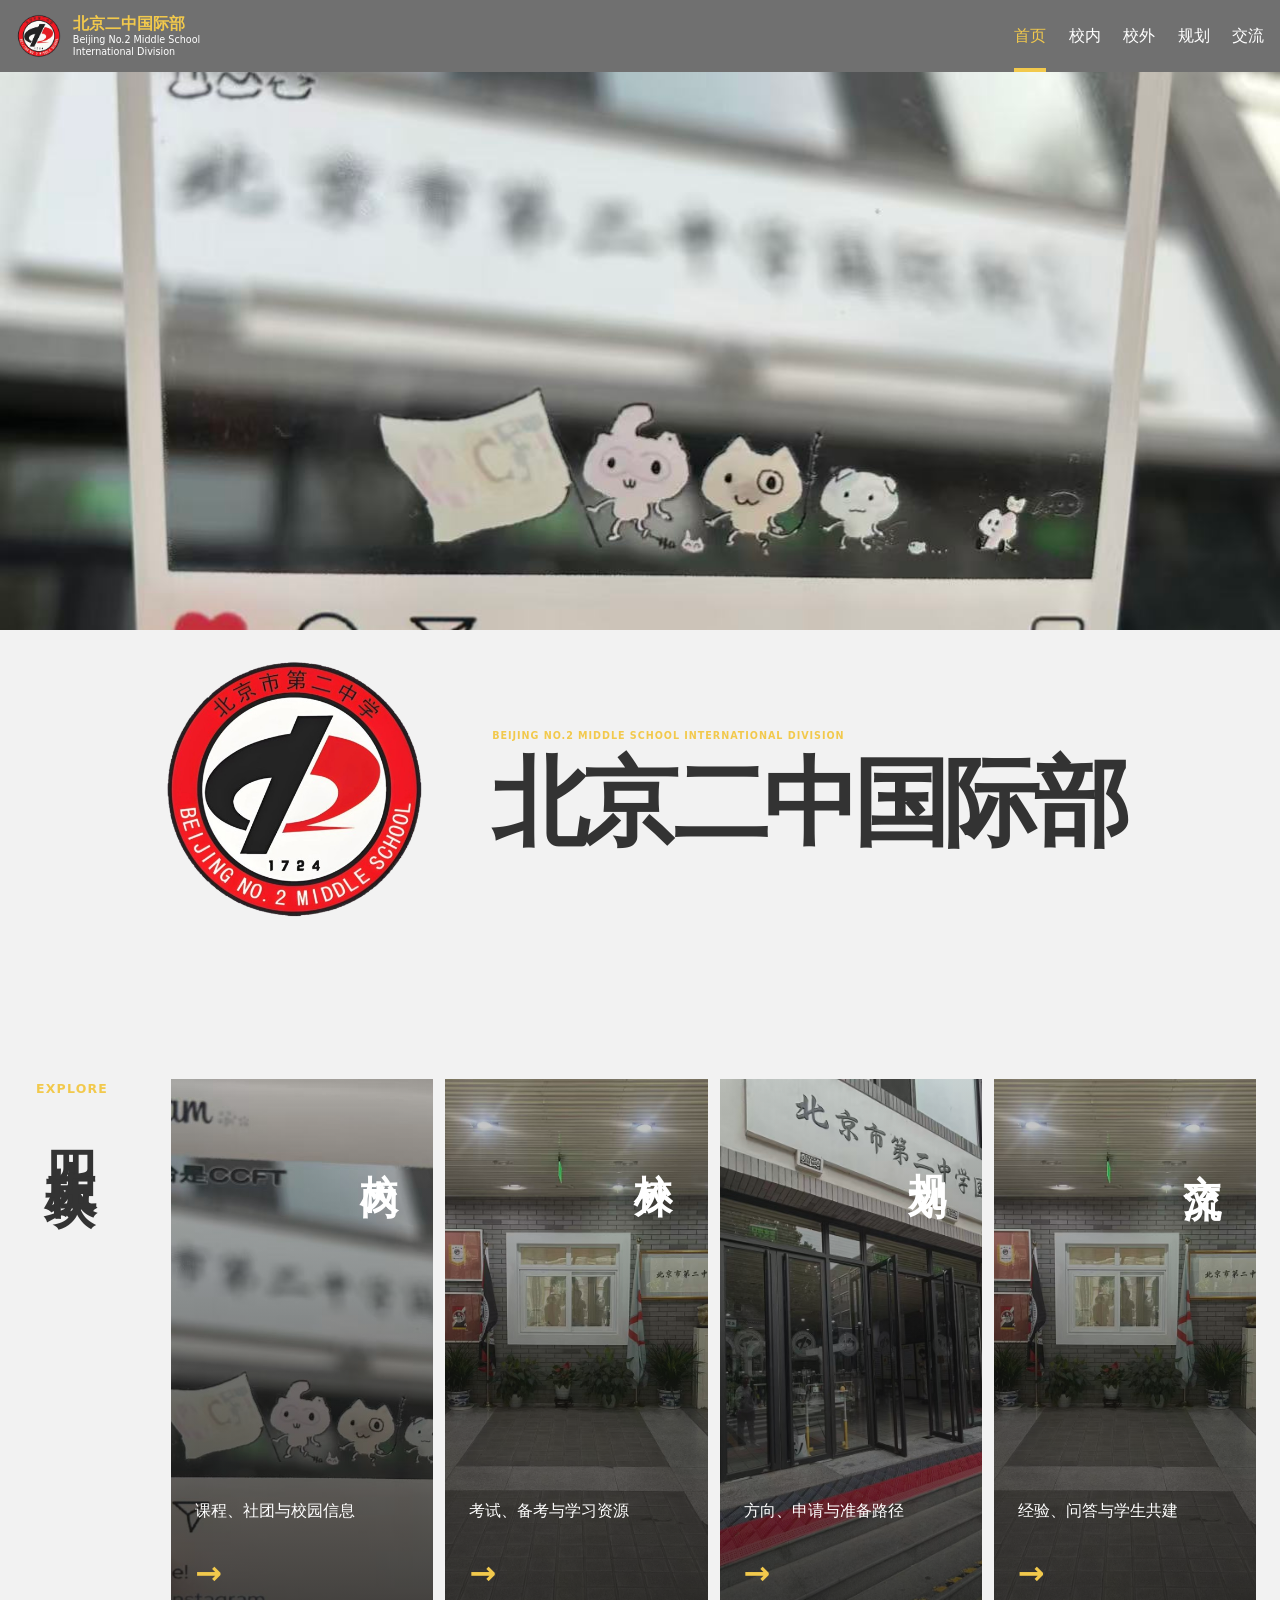
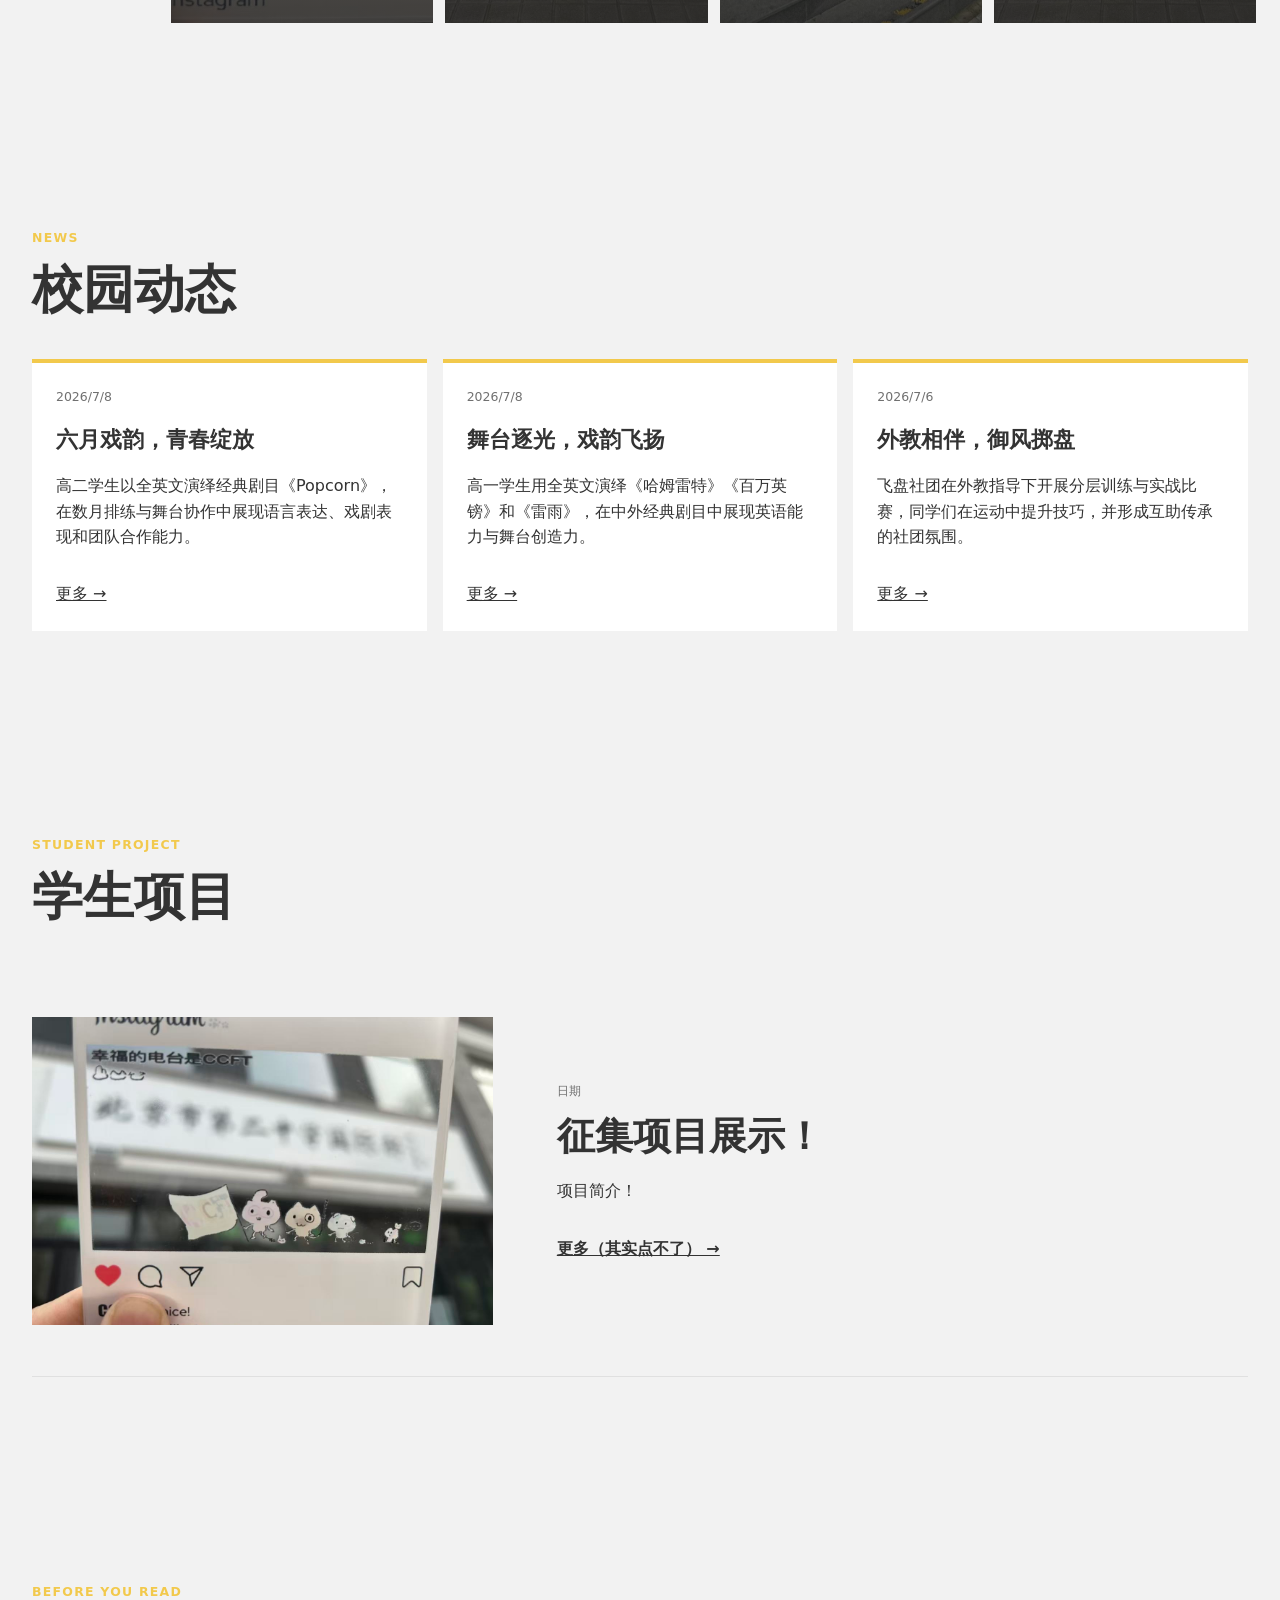
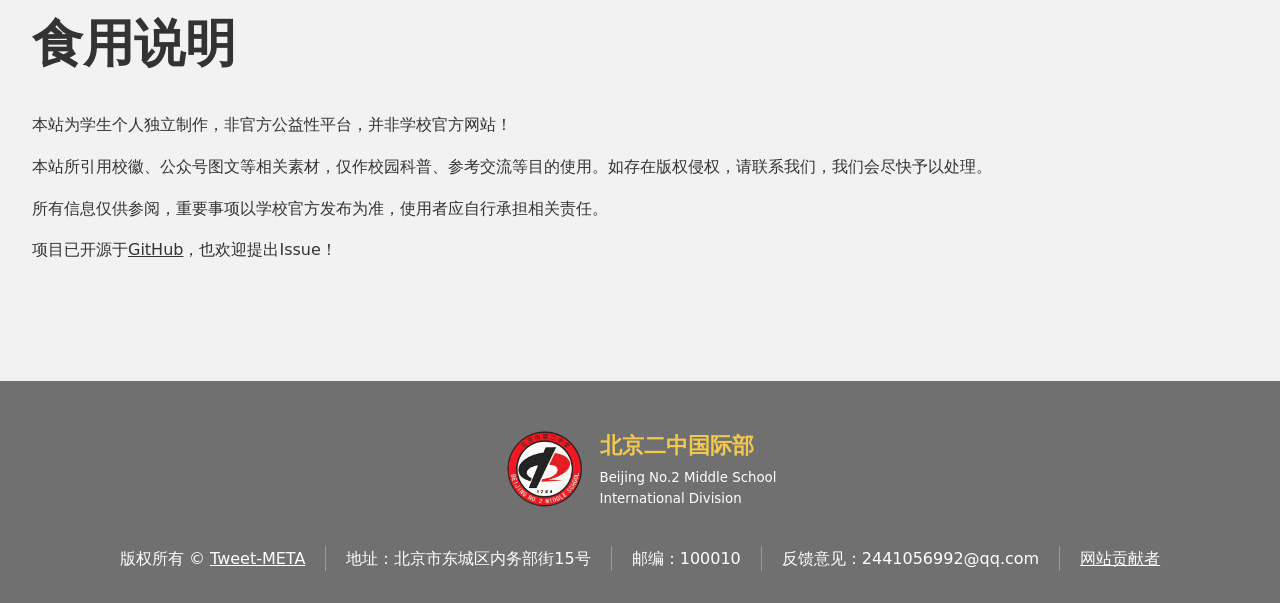
<file: index.html>
<!doctype html>
<html lang="zh-CN">

<head>
  <meta charset="utf-8">
  <meta name="viewport" content="width=device-width, initial-scale=1">
  <meta name="description" content="北京二中国际部">
  <title>北京二中国际部</title>
  <link rel="stylesheet" href="assets/css/base.css">
  <link rel="stylesheet" href="assets/css/home.css">
</head>

<body>
  <header class="site-head">
    <div class="site-bar">
      <a class="site-brand" href="index.html" aria-label="返回首页">
        <img src="assets/img/badge.png" alt="北京二中校徽">
        <span>
          北京二中国际部<small>Beijing No.2 Middle School<br>International Division</small>
        </span>
      </a>

      <nav class="links" aria-label="主导航">
        <a class="is-on" href="index.html">首页</a>
        <a href="School/index.html">校内</a>
        <a href="OffCampus/index.html">校外</a>
        <a href="Planning/index.html">规划</a>
        <a href="Community/index.html">交流</a>
      </nav>

      <details class="menu">
        <summary>☰</summary>
        <nav class="menu-list" aria-label="移动端导航">
          <a href="index.html">首页</a>
          <a href="School/index.html">校内</a>
          <a href="OffCampus/index.html">校外</a>
          <a href="Planning/index.html">规划</a>
          <a href="Community/index.html">交流</a>
        </nav>
      </details>
    </div>
  </header>

  <main style="padding: 0;">
    <section class="hero" aria-label="校园风景">
      <img src="assets/img/hero-1.jpg" alt="校园活动场景" style="width: 100%; height: 100%; object-fit: cover; object-position: center;">
    </section>

    <div style="position: relative; z-index: 2; background: var(--soft);">
      <section class="intro">
        <div class="wrap intro-in">
          <img src="assets/img/badge.png" alt="校徽" style="width: clamp(9rem, 22vw, 17rem); height: auto;">
          <div>
            <p class="eyebrow">Beijing No.2 Middle School International Division</p>
            <h1>北京二中国际部</h1>
          </div>
        </div>
      </section>

      <section class="section wrap portals" id="portals">
        <header class="portal-head">
          <p class="eyebrow">Explore</p>
          <h2>四大板块</h2>
        </header>

        <div class="tiles" aria-label="网站板块">
          <a class="tile" href="School/index.html">
            <img src="assets/img/hero-1.jpg" alt="">
            <h3>校内</h3>
            <p>课程、社团与校园信息</p>
            <b aria-hidden="true">→</b>
          </a>

          <a class="tile" href="OffCampus/index.html">
            <img src="assets/img/hero-2.jpg" alt="">
            <h3>校外</h3>
            <p>考试、备考与学习资源</p>
            <b aria-hidden="true">→</b>
          </a>

          <a class="tile" href="Planning/index.html">
            <img src="assets/img/hero-3.jpg" alt="">
            <h3>规划</h3>
            <p>方向、申请与准备路径</p>
            <b aria-hidden="true">→</b>
          </a>

          <a class="tile" href="Community/index.html">
            <img src="assets/img/hero-2.jpg" alt="">
            <h3>交流</h3>
            <p>经验、问答与学生共建</p>
            <b aria-hidden="true">→</b>
          </a>
        </div>
      </section>

      <section class="section" style="background: var(--soft);">
        <div class="wrap">
          <header class="head">
            <div>
              <p class="eyebrow">News</p>
              <h2>校园动态</h2>
            </div>
          </header>

          <div class="feed">
            <article class="story">
              <p class="tag">2026/7/8</p>
              <h3>六月戏韵，青春绽放</h3>
              <p>高二学生以全英文演绎经典剧目《Popcorn》，在数月排练与舞台协作中展现语言表达、戏剧表现和团队合作能力。</p>
              <a href="https://mp.weixin.qq.com/s/TDvIM78UwCLG2QeT26DN6w">更多 →</a>
            </article>

            <article class="story">
              <p class="tag">2026/7/8</p>
              <h3>舞台逐光，戏韵飞扬</h3>
              <p>高一学生用全英文演绎《哈姆雷特》《百万英镑》和《雷雨》，在中外经典剧目中展现英语能力与舞台创造力。</p>
              <a href="https://mp.weixin.qq.com/s/_YihWDbtosfYbfjM-CI8PQ">更多 →</a>
            </article>

            <article class="story">
              <p class="tag">2026/7/6</p>
              <h3>外教相伴，御风掷盘</h3>
              <p>飞盘社团在外教指导下开展分层训练与实战比赛，同学们在运动中提升技巧，并形成互助传承的社团氛围。</p>
              <a href="https://mp.weixin.qq.com/s/2TDnSWV20seAFHobsg1L0g">更多 →</a>
            </article>
          </div>
        </div>
      </section>

      <section class="section">
        <div class="wrap">
          <header class="head">
            <div>
              <p class="eyebrow">Student Project</p>
              <h2>学生项目</h2>
            </div>
          </header>

          <div class="projects">
            <article class="project">
              <img class="project-img" src="assets/img/hero-1.jpg" alt="学生项目占位图">
              <div class="project-body">
                <p class="tag">日期</p>
                <h3>征集项目展示！</h3>
                <p>项目简介！</p>
                <a href="#">更多（其实点不了） →</a>
              </div>
            </article>
          </div>
        </div>
      </section>

      <section class="section wrap" id="guide">
        <header class="head">
          <div>
            <p class="eyebrow">Before You Read</p>
            <h2>食用说明</h2>
          </div>
        </header>

        <div>
          <div>
            <p>本站为学生个人独立制作，非官方公益性平台，并非学校官方网站！</p>
            <p>本站所引用校徽、公众号图文等相关素材，仅作校园科普、参考交流等目的使用。如存在版权侵权，请联系我们，我们会尽快予以处理。</p>
            <p>所有信息仅供参阅，重要事项以学校官方发布为准，使用者应自行承担相关责任。</p>
            <p>项目已开源于<a href="https://github.com/Tweet-META/bj2zin" target="_blank">GitHub</a>，也欢迎提出Issue！</p>
          </div>
        </div>
      </section>
    </div>
  </main>

  <footer class="site-foot">
    <div class="foot-in">
      <a class="foot-brand" href="index.html" aria-label="返回首页">
        <img src="assets/img/badge.png" alt="校徽">
        <span>
          <b>北京二中国际部</b>
          <small>Beijing No.2 Middle School<br>International Division</small>
        </span>
      </a>

      <div class="foot-meta">
        <span>版权所有 © <a href="https://github.com/Tweet-META/">Tweet-META</a></span>
        <span>地址：北京市东城区内务部街15号</span>
        <span>邮编：100010</span>
        <a href="mailto:2441056992@qq.com">反馈意见：2441056992@qq.com</a>
        <span><a href="#">网站贡献者</a></span>
      </div>
    </div>
  </footer>
</body>

</html>
</file>
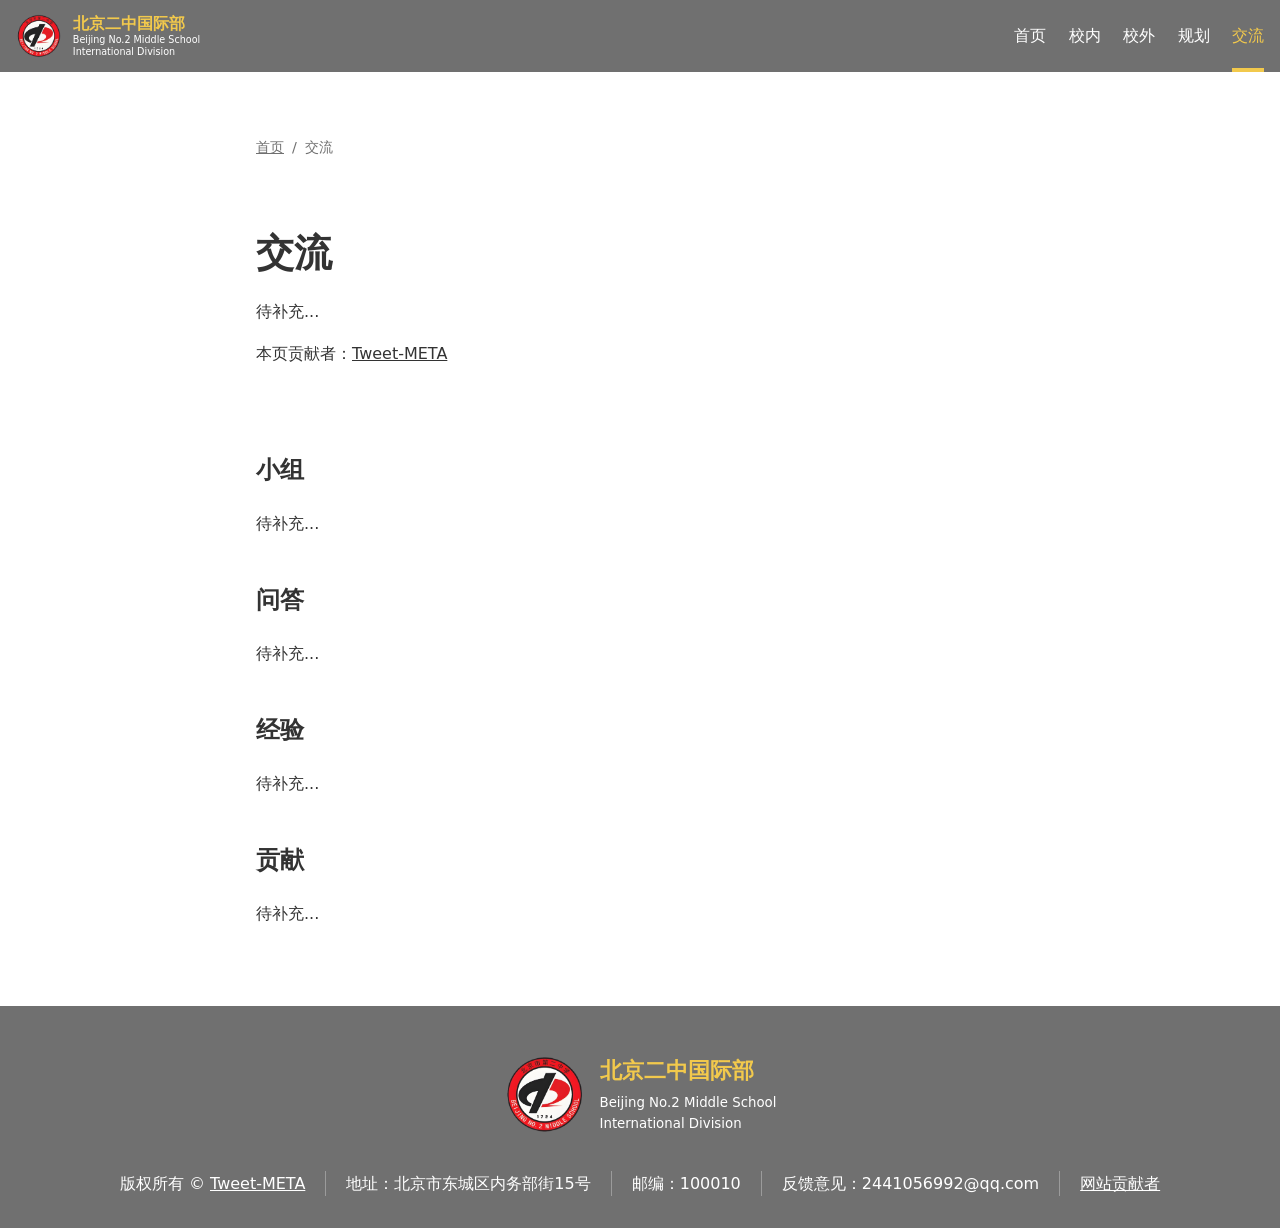
<file: Community/index.html>
<!doctype html>
<html lang="zh-CN">

<head>
  <meta charset="utf-8">
  <meta name="viewport" content="width=device-width, initial-scale=1">
  <meta name="description" content="交流">
  <title>交流｜北京二中国际部</title>
  <link rel="stylesheet" href="../assets/css/base.css">
  <link rel="stylesheet" href="../assets/css/docs.css">
</head>

<body>
  <header class="site-head">
    <div class="site-bar">
      <a class="site-brand" href="../index.html" aria-label="返回首页">
        <img src="../assets/img/badge.png" alt="北京二中校徽">
        <span>
          北京二中国际部<small>Beijing No.2 Middle School<br>International Division</small>
        </span>
      </a>

      <nav class="links" aria-label="主导航">
        <a href="../index.html">首页</a>
        <a href="../School/index.html">校内</a>
        <a href="../OffCampus/index.html">校外</a>
        <a href="../Planning/index.html">规划</a>
        <a class="is-on" href="index.html">交流</a>
      </nav>

      <details class="menu">
        <summary>☰</summary>
        <nav class="menu-list" aria-label="移动端导航">
          <a href="../index.html">首页</a>
          <a href="../School/index.html">校内</a>
          <a href="../OffCampus/index.html">校外</a>
          <a href="../Planning/index.html">规划</a>
          <a href="index.html">交流</a>
        </nav>
      </details>
    </div>
  </header>

  <main class="doc">
    <nav class="crumb" aria-label="面包屑">
      <a href="../index.html">首页</a>
      <span>交流</span>
    </nav>

    <header class="doc-head">
      <h1>交流</h1>
      <p>待补充...</p>
      <p>本页贡献者：<a href="https://github.com/Tweet-META/">Tweet-META</a></p>
    </header>

    <section class="doc-section">
      <h2>小组</h2>
      <p>待补充...</p>
    </section>
    
    <section class="doc-section">
      <h2>问答</h2>
      <p>待补充...</p>
    </section>

    <section class="doc-section">
      <h2>经验</h2>
      <p>待补充...</p>
    </section>

    <section class="doc-section">
      <h2>贡献</h2>
      <p>待补充...</p>
    </section>
  </main>

  <footer class="site-foot">
    <div class="foot-in">
      <a class="foot-brand" href="index.html" aria-label="返回首页">
        <img src="../assets/img/badge.png" alt="校徽">
        <span>
          <b>北京二中国际部</b>
          <small>Beijing No.2 Middle School<br>International Division</small>
        </span>
      </a>

      <div class="foot-meta">
        <span>版权所有 © <a href="https://github.com/Tweet-META/">Tweet-META</a></span>
        <span>地址：北京市东城区内务部街15号</span>
        <span>邮编：100010</span>
        <a href="mailto:2441056992@qq.com">反馈意见：2441056992@qq.com</a>
        <span><a href="#">网站贡献者</a></span>
      </div>
    </div>
  </footer>
</body>

</html>
</file>
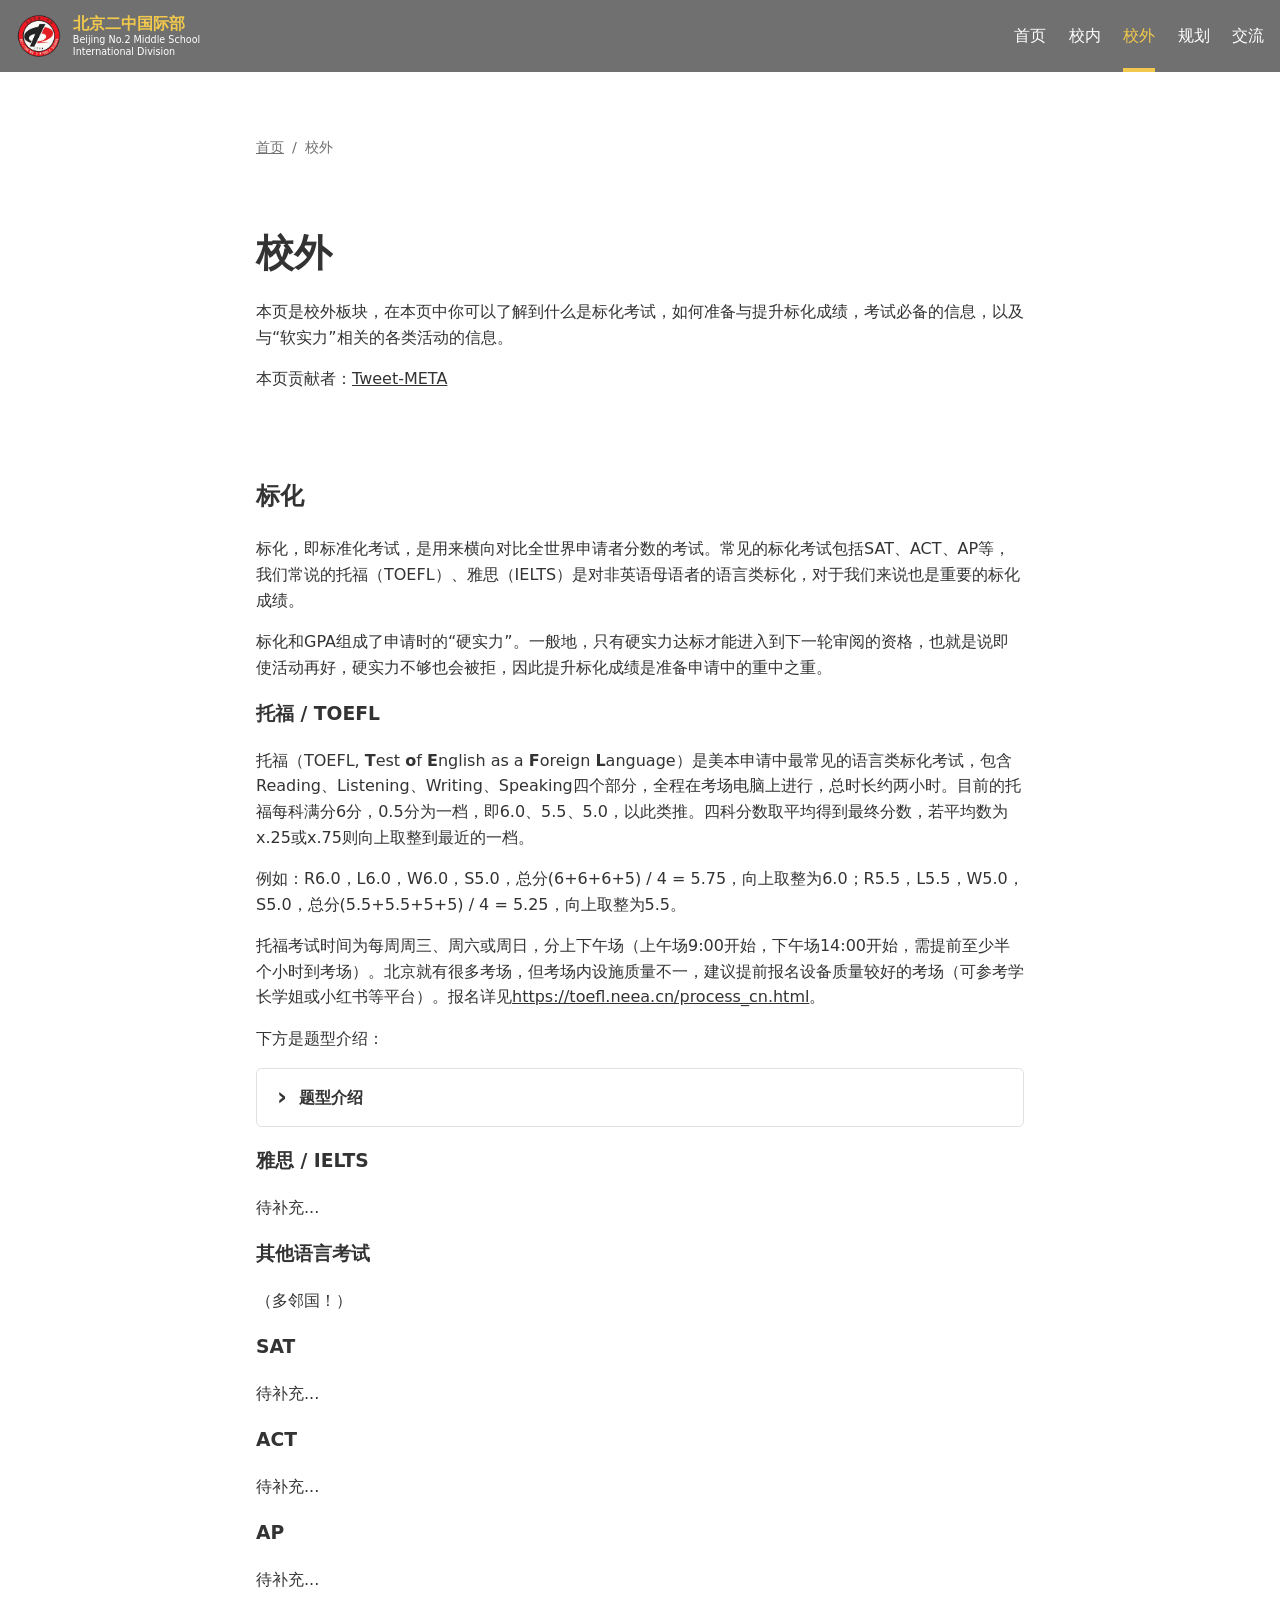
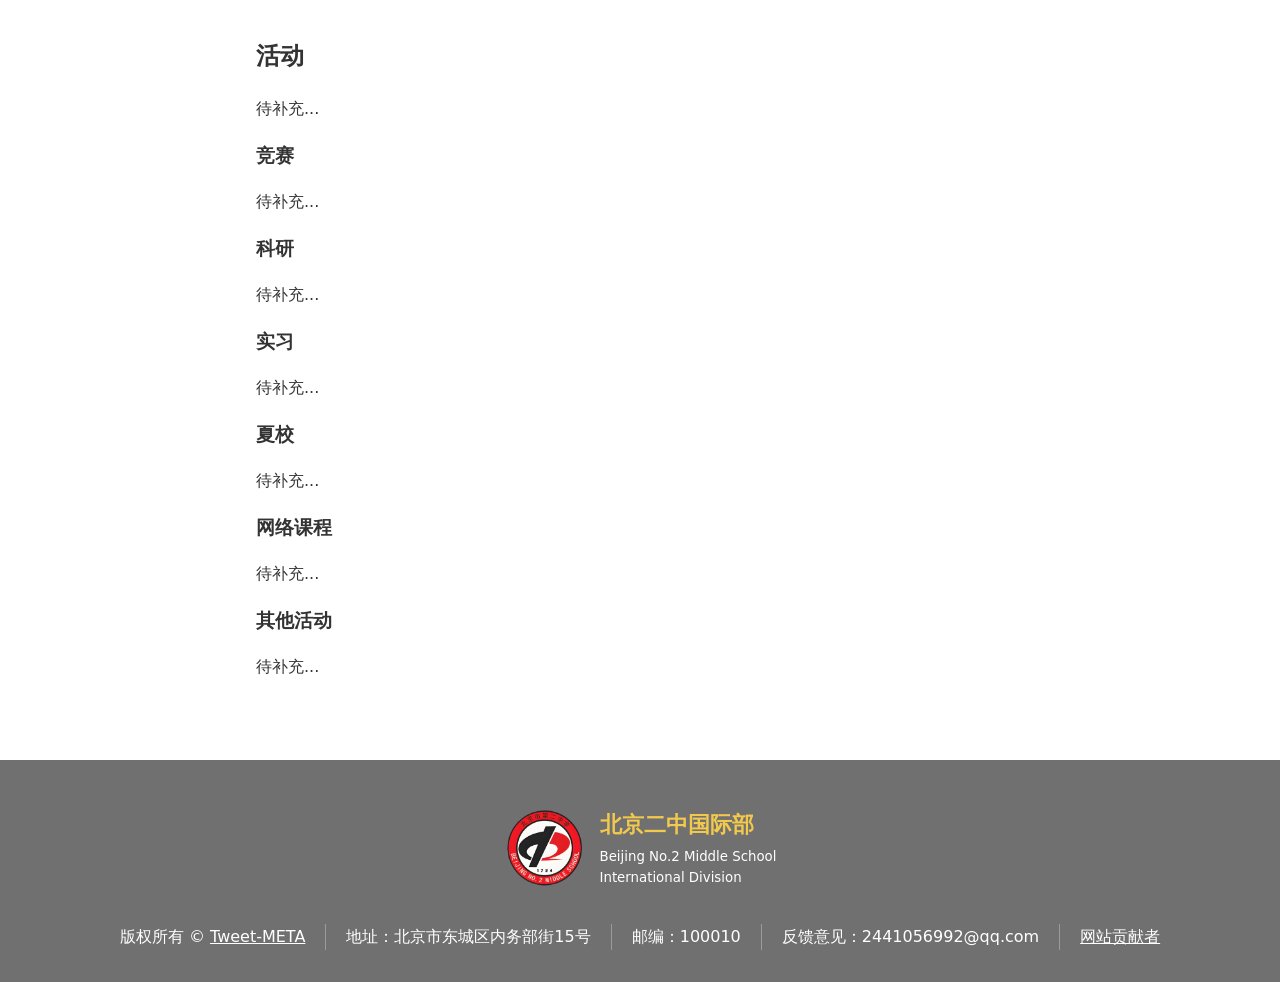
<file: OffCampus/index.html>
<!doctype html>
<html lang="zh-CN">

<head>
  <meta charset="utf-8">
  <meta name="viewport" content="width=device-width, initial-scale=1">
  <meta name="description" content="校外板块">
  <title>校外｜北京二中国际部</title>
  <link rel="stylesheet" href="../assets/css/base.css">
  <link rel="stylesheet" href="../assets/css/docs.css">
</head>

<body>
  <header class="site-head">
    <div class="site-bar">
      <a class="site-brand" href="../index.html" aria-label="返回首页">
        <img src="../assets/img/badge.png" alt="北京二中校徽">
        <span>
          北京二中国际部<small>Beijing No.2 Middle School<br>International Division</small>
        </span>
      </a>

      <nav class="links" aria-label="主导航">
        <a href="../index.html">首页</a>
        <a href="../School/index.html">校内</a>
        <a class="is-on" href="index.html">校外</a>
        <a href="../Planning/index.html">规划</a>
        <a href="../Community/index.html">交流</a>
      </nav>

      <details class="menu">
        <summary>☰</summary>
        <nav class="menu-list" aria-label="移动端导航">
          <a href="../index.html">首页</a>
          <a href="../School/index.html">校内</a>
          <a href="index.html">校外</a>
          <a href="../Planning/index.html">规划</a>
          <a href="../Community/index.html">交流</a>
        </nav>
      </details>
    </div>
  </header>

  <main class="doc">
    <nav class="crumb" aria-label="面包屑">
      <a href="../index.html">首页</a>
      <span>校外</span>
    </nav>

    <header class="doc-head">
      <h1>校外</h1>
      <p>本页是校外板块，在本页中你可以了解到什么是标化考试，如何准备与提升标化成绩，考试必备的信息，以及与“软实力”相关的各类活动的信息。</p>
      <p>本页贡献者：<a href="https://github.com/Tweet-META/">Tweet-META</a></p>
    </header>

    <section class="doc-section">
      <h2>标化</h2>
      <p>标化，即标准化考试，是用来横向对比全世界申请者分数的考试。常见的标化考试包括SAT、ACT、AP等，我们常说的托福（TOEFL）、雅思（IELTS）是对非英语母语者的语言类标化，对于我们来说也是重要的标化成绩。</p>
      <p>标化和GPA组成了申请时的“硬实力”。一般地，只有硬实力达标才能进入到下一轮审阅的资格，也就是说即使活动再好，硬实力不够也会被拒，因此提升标化成绩是准备申请中的重中之重。</p>
      
      <h3>托福 / TOEFL</h3>
      <p>托福（TOEFL, <b>T</b>est <b>o</b>f <b>E</b>nglish as a <b>F</b>oreign <b>L</b>anguage）是美本申请中最常见的语言类标化考试，包含Reading、Listening、Writing、Speaking四个部分，全程在考场电脑上进行，总时长约两小时。目前的托福每科满分6分，0.5分为一档，即6.0、5.5、5.0，以此类推。四科分数取平均得到最终分数，若平均数为x.25或x.75则向上取整到最近的一档。</p>
      <p>例如：R6.0，L6.0，W6.0，S5.0，总分(6+6+6+5) / 4 = 5.75，向上取整为6.0；R5.5，L5.5，W5.0，S5.0，总分(5.5+5.5+5+5) / 4 = 5.25，向上取整为5.5。</p>
      <p>托福考试时间为每周周三、周六或周日，分上下午场（上午场9:00开始，下午场14:00开始，需提前至少半个小时到考场）。北京就有很多考场，但考场内设施质量不一，建议提前报名设备质量较好的考场（可参考学长学姐或小红书等平台）。报名详见<a href="https://toefl.neea.cn/process_cn.html" target="_blank">https://toefl.neea.cn/process_cn.html</a>。</p>
      <p>下方是题型介绍：</p>
      <details class="fold">
        <summary>题型介绍</summary>
        <div class="entries">
          <article class="entry">
            <div>
              <h2>Reading</h2>
              <p>Reading部分采用自适应模式，分为两部分，并根据上半部分正确率决定下半部分的难度，不同难度下分数上限不同。</p>
              <p><b>Complete the Words</b><br>
                给一段短文，其中部分单词缺少字母，需要自行填入正确的字母补全文章。
                <div class="entry-media entry-photo">
                  <img src="../assets/img/complete_the_words.jpg" alt="complete_the_words">
                </div>
                难点在于短时间内头脑风暴出正确的单词并且正确拼写，没有头绪时可以先把全文读下来，根据上下文去推。<br>
                <small>我觉得玩Wordle可以培养对这种题的直觉！Wordle是很有趣的猜单词小游戏！——Tweet-META</small>
              </p>
              <p><b>Read in Daily Life</b><br>
                给一段材料，背景与大学生活相关，例如：学校通知、邮件、课程安排、校园公告等。材料一般不长，总体来说不难，但会有坑。
              </p>
              <p><b>Read an Academic Passage</b><br>
                给一段学术文章，内容涉及生物、历史、地质、心理、社会科学等领域。题目类似正常的阅读理解，材料相对较长，难度也普遍比Task2更高。
              </p>
            </div>

            <div>
              <h2>Listening</h2>
              <p>Listening部分也采用自适应模式，与Reading部分逻辑一致。注意托福的听力在音频放完前是看不到选项的，而且每段音频只放一遍，需要记下来音频中的信息。</p>
              <p><b>Listen and Choose a Response</b><br>
                听一段音频，选择最合适的回复。<br>
                虽然听起来很简单但一般选项都比较奇怪，比如问“你想做A还是B？”，回答“你prefer哪个呢？”（？？？）<br>
                难点在于音频只放一遍，给的选择时间也很短，要求反应足够快。
              </p>
              <p><b>Conversation</b><br>
                听一段两个人的对话，回答问题。一段对话有两道题，对话时间在半分钟左右，会考到比较细节的地方，比如具体干了什么。
              </p>
              <p><b>Announcement</b><br>
                听一段公告，回答问题。总体类似Conversation，两道题，更重细节一些。
              </p>
              <p><b>Academic Talk</b><br>
                听一段讲座，回答问题，时间大概在一分半到两分钟。讲座中的信息很密集，需要迅速跟上并能理解讲座中的内容（强制学习课外新知识）。<br>
                题目会问到讲座中提到的细节，也会问整体的逻辑，比如主题是什么，为什么提到了xxx等等。有一些题会考到最开头或者结尾的内容，因此全程都需要认真听，如果细节记不下来可以适当记笔记画图。
              </p>
            </div>

            <div>
              <h2>Writing</h2>
              <p>Writing部分不采用自适应模式。写作部分时间非常紧张，打字速度一定要足够快，并且保证打字不会影响自己的思路，这一点在平常需要多练。</p>
              <p><b>Build a Sentence</b><br>
                根据提示选择正确的单词或短语来补全句子，也有可能出现完全自己造句的情况。
              </p>
              <div class="entry-media entry-photo">
                  <img src="../assets/img/build_a_sentence.png" alt="build_a_sentence">
              </div>
              <p><b>Write an Email</b><br>
                本部分七分钟，根据题目背景和要求写一封邮件，题目中会给大方向和这封邮件具体要做到什么。<br>
                需要保证邮件格式完整，对要求进行回应，并在此基础上尽量多写内容。<br>
                <small>读完了（一定要先读完！！）抓紧时间就开始写，邮件时间很紧张一定不要先构思很久再动笔！写这个邮件一定要会瞎编，本来题目也会给的比较开放，再加上出门在外人设是自己给的，只要和题目给的不冲突编什么都可以，编完了一定要有信念感，把自己都给骗过去写出来就会非常自然了！——Tweet-META</small>
              </p>
              <p><b>Academic Discussion</b><br>
                本部分十分钟，题目中教授会给讨论的背景和问题，此外还有两位同学的回复。<br>
                写的时候可以参考同学的回复，如支持/反对xxx，原因是...，但需要加入自己的新观点；也可以完全自己写，但小心和同学的写重。<br>
                猜测打分时会重点看论证逻辑，字数不用太多，重点是把逻辑盘明白，最后给出合理的回复。<br>
                <small>我个人很喜欢用让步开头，大概是这样的：先挑同学的刺，说这个人的观点有一定道理的，但是呢ta没有考虑到xxx，导致这个观点有缺陷，然后再带出来自己的观点... ——Tweet-META</small>
              </p>
            </div>

            <div>
              <h2>Speaking</h2>
              <p>Speaking部分不采用自适应模式。口语在旧版托福里其实是第三科，改版后放到了第四科，但总之一定要集中注意力，也不要被写作影响心态。</p>
              <p><b>Listen and Repeat</b><br>
                听一句话并重复。音频时间不会太长，但发音会有连读和吞音等现象，加上需要一遍背下来那句话，难度是很高的。<br>
                没有什么很好的技巧，也不建议记笔记，如果实在不记得是说什么了至少把句子说完整，只要是完整句且包含部分信息分就不会太低了。<br>
              </p>
              <p><b>Take an Interview</b><br>
                模拟面试，会有一位面试官问问题，问完之后立刻开始在45s内回答，没有单独的思考时间，总共有四道问题。<br>
                <div class="entry-media entry-photo">
                  <img src="../assets/img/take_an_interview.png" alt="take_an_interview">
                </div>
                虽然说是模拟面试，但面试官不可能真的跳出来核实信息，所以与写作中的写邮件类似，一定要学会瞎编，也可以给自己定一个好说的人设顺着演下去。<br>
                <small>（据说甚至不同问题中间换人设也是可以的）</small>
              </p>
            </div>
          </article>
        </div>
      </details>

      <h3>雅思 / IELTS</h3>
      <p>待补充...</p>

      <h3>其他语言考试</h3>
      <p>（多邻国！）</p>

      <h3>SAT</h3>
      <p>待补充...</p>

      <h3>ACT</h3>
      <p>待补充...</p>

      <h3>AP</h3>
      <p>待补充...</p>
    </section>

    <section class="doc-section">
      <h2>活动</h2>
      <p>待补充...</p>

      <h3>竞赛</h3>
      <p>待补充...</p>

      <h3>科研</h3>
      <p>待补充...</p>

      <h3>实习</h3>
      <p>待补充...</p>

      <h3>夏校</h3>
      <p>待补充...</p>

      <h3>网络课程</h3>
      <p>待补充...</p>
      
      <h3>其他活动</h3>
      <p>待补充...</p>
    </section>
  </main>

  <footer class="site-foot">
    <div class="foot-in">
      <a class="foot-brand" href="index.html" aria-label="返回首页">
        <img src="../assets/img/badge.png" alt="校徽">
        <span>
          <b>北京二中国际部</b>
          <small>Beijing No.2 Middle School<br>International Division</small>
        </span>
      </a>

      <div class="foot-meta">
        <span>版权所有 © <a href="https://github.com/Tweet-META/">Tweet-META</a></span>
        <span>地址：北京市东城区内务部街15号</span>
        <span>邮编：100010</span>
        <a href="mailto:2441056992@qq.com">反馈意见：2441056992@qq.com</a>
        <span><a href="#">网站贡献者</a></span>
      </div>
    </div>
  </footer>
</body>

</html>
</file>
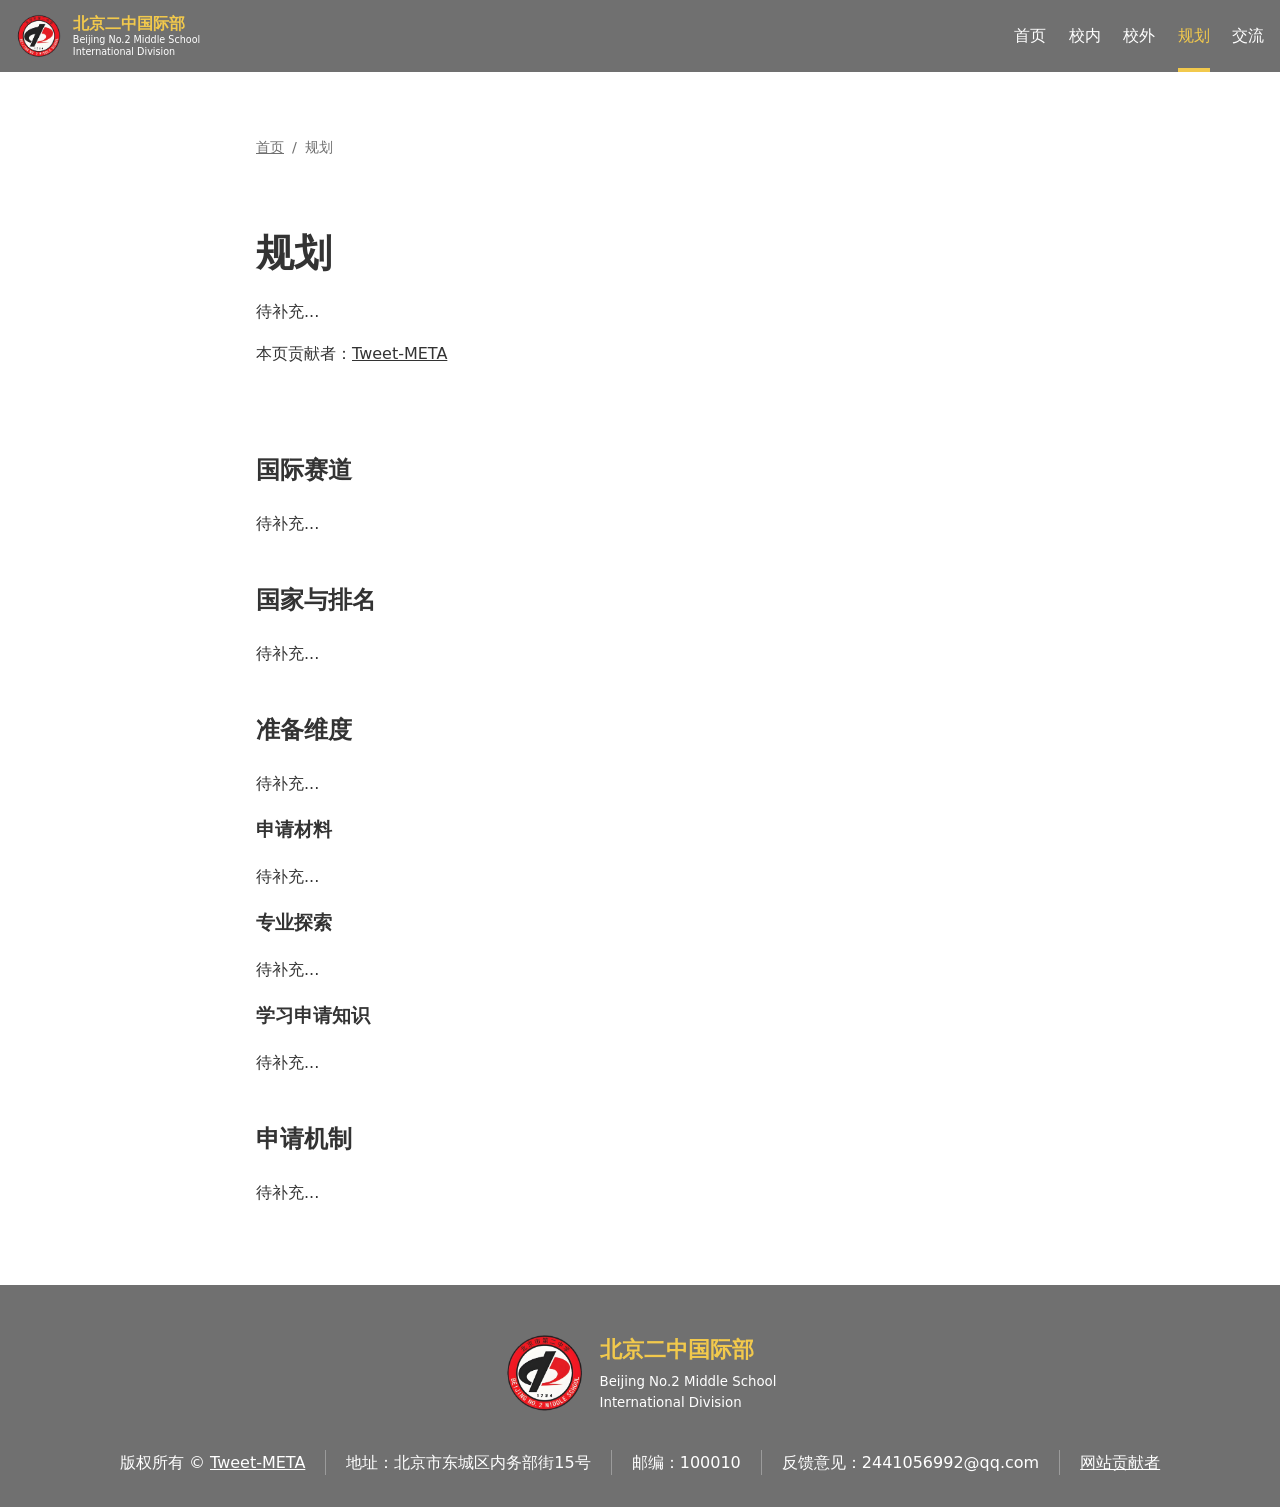
<file: Planning/index.html>
<!doctype html>
<html lang="zh-CN">

<head>
  <meta charset="utf-8">
  <meta name="viewport" content="width=device-width, initial-scale=1">
  <meta name="description" content="规划">
  <title>规划｜北京二中国际部</title>
  <link rel="stylesheet" href="../assets/css/base.css">
  <link rel="stylesheet" href="../assets/css/docs.css">
</head>

<body>
  <header class="site-head">
    <div class="site-bar">
      <a class="site-brand" href="../index.html" aria-label="返回首页">
        <img src="../assets/img/badge.png" alt="北京二中校徽">
        <span>
          北京二中国际部<small>Beijing No.2 Middle School<br>International Division</small>
        </span>
      </a>

      <nav class="links" aria-label="主导航">
        <a href="../index.html">首页</a>
        <a href="../School/index.html">校内</a>
        <a href="../OffCampus/index.html">校外</a>
        <a class="is-on" href="index.html">规划</a>
        <a href="../Community/index.html">交流</a>
      </nav>

      <details class="menu">
        <summary>☰</summary>
        <nav class="menu-list" aria-label="移动端导航">
          <a href="../index.html">首页</a>
          <a href="../School/index.html">校内</a>
          <a href="../OffCampus/index.html">校外</a>
          <a href="index.html">规划</a>
          <a href="../Community/index.html">交流</a>
        </nav>
      </details>
    </div>
  </header>

  <main class="doc">
    <nav class="crumb" aria-label="面包屑">
      <a href="../index.html">首页</a>
      <span>规划</span>
    </nav>

    <header class="doc-head">
      <h1>规划</h1>
      <p>待补充...</p>
      <p>本页贡献者：<a href="https://github.com/Tweet-META/">Tweet-META</a></p>
    </header>

    <section class="doc-section">
      <h2>国际赛道</h2>
      <p>待补充...</p>
    </section>
    
    <section class="doc-section">
      <h2>国家与排名</h2>
      <p>待补充...</p>
    </section>

    <section class="doc-section">
      <h2>准备维度</h2>
      <p>待补充...</p>

      <h3>申请材料</h3>
      <p>待补充...</p>

      <h3>专业探索</h3>
      <p>待补充...</p>

      <h3>学习申请知识</h3>
      <p>待补充...</p>
    </section>

    <section class="doc-section">
      <h2>申请机制</h2>
      <p>待补充...</p>
    </section>
  </main>

  <footer class="site-foot">
    <div class="foot-in">
      <a class="foot-brand" href="index.html" aria-label="返回首页">
        <img src="../assets/img/badge.png" alt="校徽">
        <span>
          <b>北京二中国际部</b>
          <small>Beijing No.2 Middle School<br>International Division</small>
        </span>
      </a>

      <div class="foot-meta">
        <span>版权所有 © <a href="https://github.com/Tweet-META/">Tweet-META</a></span>
        <span>地址：北京市东城区内务部街15号</span>
        <span>邮编：100010</span>
        <a href="mailto:2441056992@qq.com">反馈意见：2441056992@qq.com</a>
        <span><a href="#">网站贡献者</a></span>
      </div>
    </div>
  </footer>
</body>

</html>
</file>
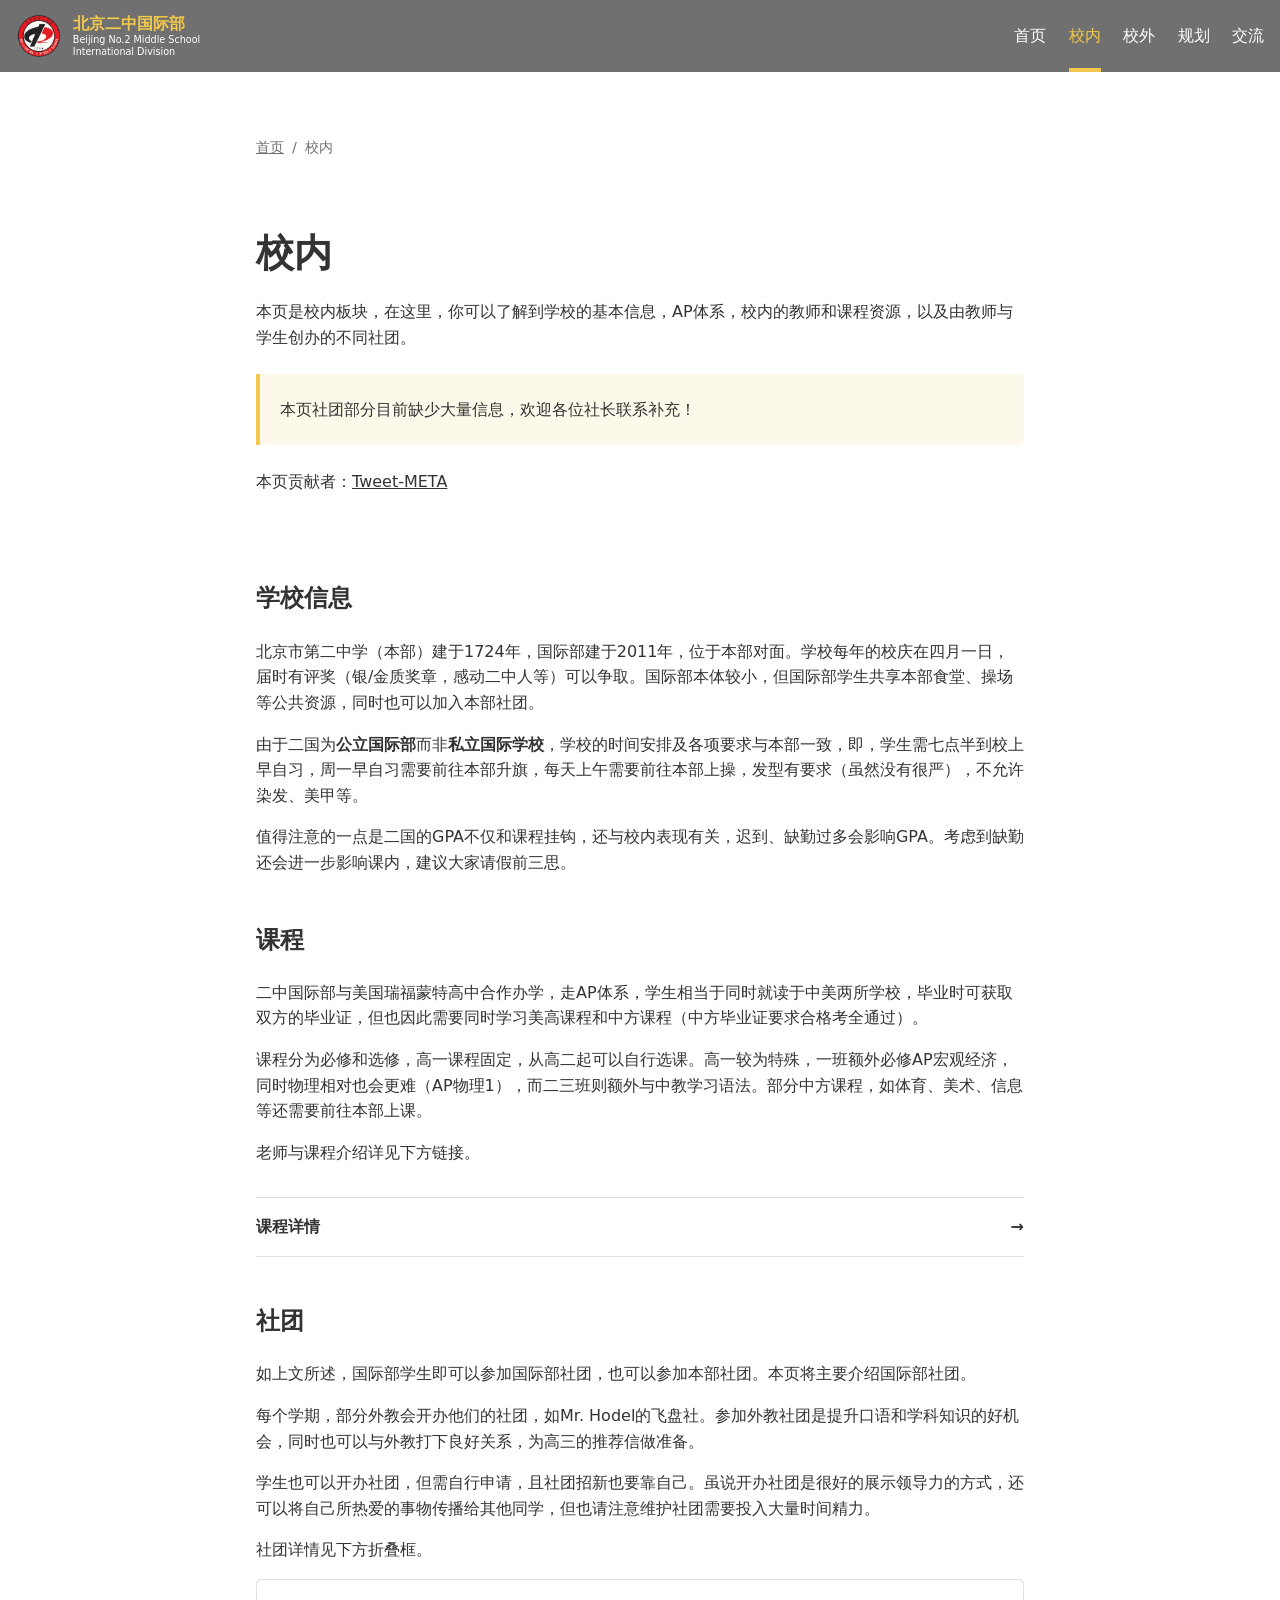
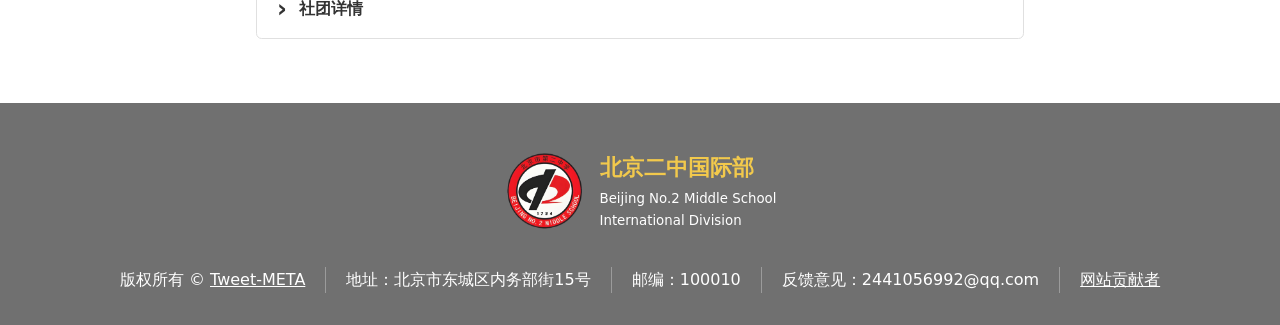
<file: School/index.html>
<!doctype html>
<html lang="zh-CN">

<head>
  <meta charset="utf-8">
  <meta name="viewport" content="width=device-width, initial-scale=1">
  <meta name="description" content="校内板块">
  <title>校内｜北京二中国际部</title>
  <link rel="stylesheet" href="../assets/css/base.css">
  <link rel="stylesheet" href="../assets/css/docs.css">
</head>

<body>
  <header class="site-head">
    <div class="site-bar">
      <a class="site-brand" href="../index.html" aria-label="返回首页">
        <img src="../assets/img/badge.png" alt="北京二中校徽">
        <span>
          北京二中国际部<small>Beijing No.2 Middle School<br>International Division</small>
        </span>
      </a>

      <nav class="links" aria-label="主导航">
        <a href="../index.html">首页</a>
        <a class="is-on" href="index.html">校内</a>
        <a href="../OffCampus/index.html">校外</a>
        <a href="../Planning/index.html">规划</a>
        <a href="../Community/index.html">交流</a>
      </nav>

      <details class="menu">
        <summary>☰</summary>
        <nav class="menu-list" aria-label="移动端导航">
          <a href="../index.html">首页</a>
          <a href="index.html">校内</a>
          <a href="../OffCampus/index.html">校外</a>
          <a href="../Planning/index.html">规划</a>
          <a href="../Community/index.html">交流</a>
        </nav>
      </details>
    </div>
  </header>

  <main class="doc">
    <nav class="crumb" aria-label="面包屑">
      <a href="../index.html">首页</a>
      <span>校内</span>
    </nav>

    <header class="doc-head">
      <h1>校内</h1>
      <p>本页是校内板块，在这里，你可以了解到学校的基本信息，AP体系，校内的教师和课程资源，以及由教师与学生创办的不同社团。</p>
      <aside class="tip">
        <p>本页社团部分目前缺少大量信息，欢迎各位社长联系补充！</p>
      </aside>
      <p>本页贡献者：<a href="https://github.com/Tweet-META/">Tweet-META</a></p>
    </header>

    <section class="doc-section">
      <h2>学校信息</h2>
      <p>北京市第二中学（本部）建于1724年，国际部建于2011年，位于本部对面。学校每年的校庆在四月一日，届时有评奖（银/金质奖章，感动二中人等）可以争取。国际部本体较小，但国际部学生共享本部食堂、操场等公共资源，同时也可以加入本部社团。</p>
      <p>由于二国为<b>公立国际部</b>而非<b>私立国际学校</b>，学校的时间安排及各项要求与本部一致，即，学生需七点半到校上早自习，周一早自习需要前往本部升旗，每天上午需要前往本部上操，发型有要求（虽然没有很严），不允许染发、美甲等。</p>
      <p>值得注意的一点是二国的GPA不仅和课程挂钩，还与校内表现有关，迟到、缺勤过多会影响GPA。考虑到缺勤还会进一步影响课内，建议大家请假前三思。</p>
    </section>

    <section class="doc-section">
      <h2>课程</h2>
      <p>二中国际部与美国瑞福蒙特高中合作办学，走AP体系，学生相当于同时就读于中美两所学校，毕业时可获取双方的毕业证，但也因此需要同时学习美高课程和中方课程（中方毕业证要求合格考全通过）。</p>
      <p>课程分为必修和选修，高一课程固定，从高二起可以自行选课。高一较为特殊，一班额外必修AP宏观经济，同时物理相对也会更难（AP物理1），而二三班则额外与中教学习语法。部分中方课程，如体育、美术、信息等还需要前往本部上课。</p>
      <p>老师与课程介绍详见下方链接。</p>
      <ul class="doc-links">
        <li><a href="Courses/index.html"><span>课程详情</span><span>→</span></a></li>
      </ul>
    </section>

    <section class="doc-section">
      <h2>社团</h2>
      <p>如上文所述，国际部学生即可以参加国际部社团，也可以参加本部社团。本页将主要介绍国际部社团。</p>
      <p>每个学期，部分外教会开办他们的社团，如Mr. Hodel的飞盘社。参加外教社团是提升口语和学科知识的好机会，同时也可以与外教打下良好关系，为高三的推荐信做准备。</p>
      <p>学生也可以开办社团，但需自行申请，且社团招新也要靠自己。虽说开办社团是很好的展示领导力的方式，还可以将自己所热爱的事物传播给其他同学，但也请注意维护社团需要投入大量时间精力。</p>
      <p>社团详情见下方折叠框。</p>

      <details class="fold">
        <summary>社团详情</summary>
        <div class="entries">
          <article class="entry">
            <h3>鸟研社</h3>
            <dl class="meta">
              <div>
                <dt>组织者</dt>
                <dd>孙凡淇、牛浩瑄、赵逸尘</dd>
              </div>
              <div>
                <dt>详细介绍</dt>
                <dd>
                  <div class="entry-media entry-photo">
                    <img src="../assets/img/Bird.jpg" alt="鸟研社介绍">
                  </div>
                </dd>
              </div>
            </dl>
          </article>
        </div>
      </details>
    </section>
  </main>

  <footer class="site-foot">
    <div class="foot-in">
      <a class="foot-brand" href="index.html" aria-label="返回首页">
        <img src="../assets/img/badge.png" alt="校徽">
        <span>
          <b>北京二中国际部</b>
          <small>Beijing No.2 Middle School<br>International Division</small>
        </span>
      </a>

      <div class="foot-meta">
        <span>版权所有 © <a href="https://github.com/Tweet-META/">Tweet-META</a></span>
        <span>地址：北京市东城区内务部街15号</span>
        <span>邮编：100010</span>
        <a href="mailto:2441056992@qq.com">反馈意见：2441056992@qq.com</a>
        <span><a href="#">网站贡献者</a></span>
      </div>
    </div>
  </footer>
</body>

</html>
</file>
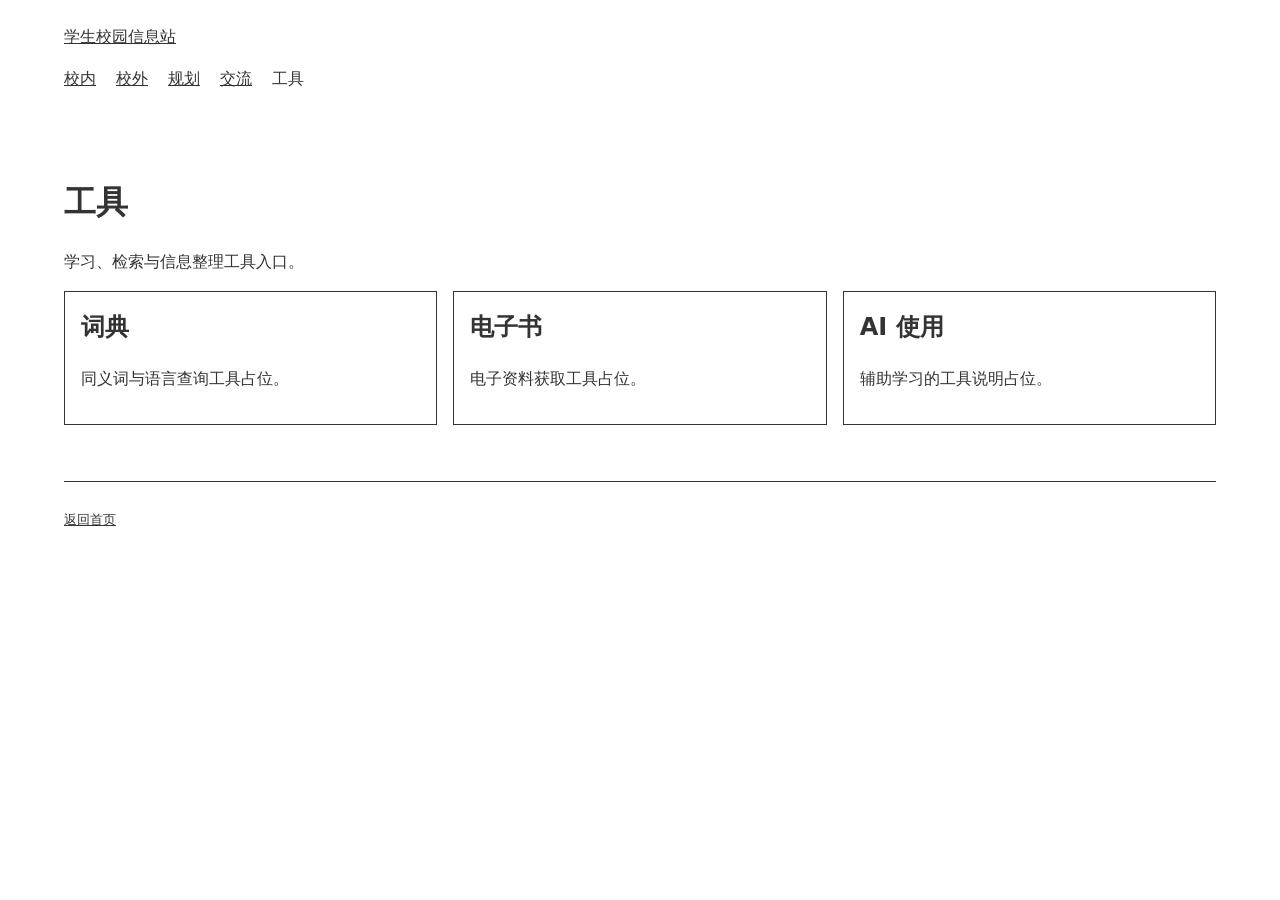
<file: Tools/index.html>
<!doctype html>
<html lang="zh-CN">
<head><meta charset="utf-8"><meta name="viewport" content="width=device-width, initial-scale=1"><title>工具｜学生校园信息站</title><link rel="stylesheet" href="../assets/css/base.css"></head>
<body>
  <header class="container"><a href="../index.html">学生校园信息站</a><nav aria-label="主导航"><ul><li><a href="../School/index.html">校内</a></li><li><a href="../OffCampus/index.html">校外</a></li><li><a href="../Planning/index.html">规划</a></li><li><a href="../Community/index.html">交流</a></li><li>工具</li></ul></nav></header>
  <main class="container"><h1>工具</h1><p>学习、检索与信息整理工具入口。</p><section class="grid"><article class="card"><h2>词典</h2><p>同义词与语言查询工具占位。</p></article><article class="card"><h2>电子书</h2><p>电子资料获取工具占位。</p></article><article class="card"><h2>AI 使用</h2><p>辅助学习的工具说明占位。</p></article></section></main>
  <footer class="container"><small><a href="../index.html">返回首页</a></small></footer>
</body>
</html>
</file>
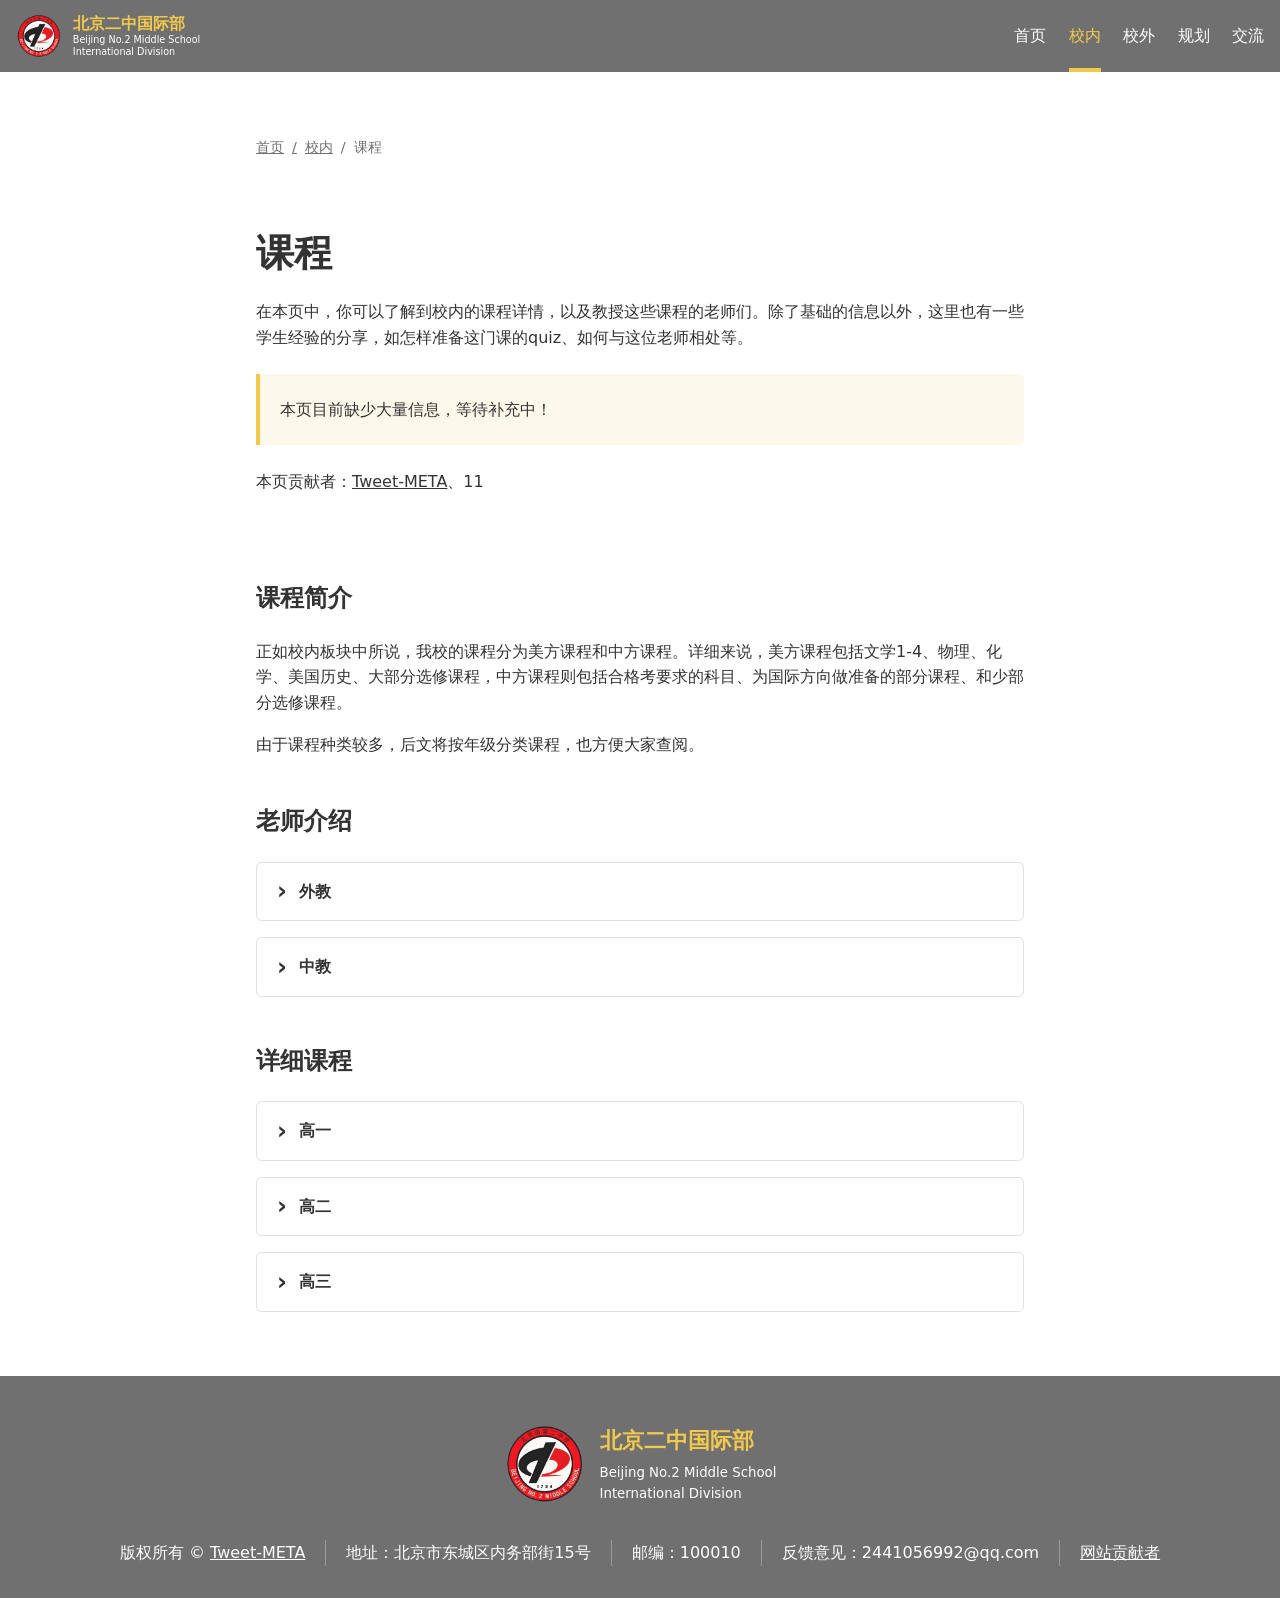
<file: School/Courses/index.html>
<!doctype html>
<html lang="zh-CN">

<head>
  <meta charset="utf-8">
  <meta name="viewport" content="width=device-width, initial-scale=1">
  <meta name="description" content="课程">
  <title>课程｜校内</title>
  <link rel="stylesheet" href="../../assets/css/base.css">
  <link rel="stylesheet" href="../../assets/css/docs.css">
</head>

<body>
  <header class="site-head">
    <div class="site-bar">
      <a class="site-brand" href="../../index.html" aria-label="返回首页">
        <img src="../../assets/img/badge.png" alt="北京二中校徽">
        <span>
          北京二中国际部<small>Beijing No.2 Middle School<br>International Division</small>
        </span>
      </a>

      <nav class="links" aria-label="主导航">
        <a href="../../index.html">首页</a>
        <a class="is-on" href="../index.html">校内</a>
        <a href="../../OffCampus/index.html">校外</a>
        <a href="../../Planning/index.html">规划</a>
        <a href="../../Community/index.html">交流</a>
      </nav>

      <details class="menu">
        <summary>☰</summary>
        <nav class="menu-list" aria-label="移动端导航">
          <a href="../../index.html">首页</a>
          <a href="../index.html">校内</a>
          <a href="../../OffCampus/index.html">校外</a>
          <a href="../../Planning/index.html">规划</a>
          <a href="../../Community/index.html">交流</a>
        </nav>
      </details>
    </div>
  </header>

  <main class="doc">
    <nav class="crumb" aria-label="面包屑">
      <a href="../../index.html">首页</a>
      <a href="../index.html">校内</a>
      <span>课程</span>
    </nav>

    <header class="doc-head">
      <h1>课程</h1>
      <p>在本页中，你可以了解到校内的课程详情，以及教授这些课程的老师们。除了基础的信息以外，这里也有一些学生经验的分享，如怎样准备这门课的quiz、如何与这位老师相处等。</p>
      <aside class="tip">
        <p>本页目前缺少大量信息，等待补充中！</p>
      </aside>
      <p>本页贡献者：<a href="https://github.com/Tweet-META/">Tweet-META</a>、11</p>
    </header>

    <section class="doc-section">
      <h2>课程简介</h2>
      <p>正如校内板块中所说，我校的课程分为美方课程和中方课程。详细来说，美方课程包括文学1-4、物理、化学、美国历史、大部分选修课程，中方课程则包括合格考要求的科目、为国际方向做准备的部分课程、和少部分选修课程。</p>
      <p>由于课程种类较多，后文将按年级分类课程，也方便大家查阅。</p>
    </section>

    <section class="doc-section">
      <h2>老师介绍</h2>

      <details class="fold">
        <summary>外教</summary>
        <div class="entries">
          <article class="entry">
            <div class="entry-grid">
              <div class="entry-media entry-photo">
                <img src="../../assets/img/Nate.jpg" alt="The Chemist">
              </div>
              <div>
                <h3>Mr. Nate</h3>
                <p>全名Nathaniel Westfall，教授高一化学和高三生物。性格很和蔼，可以随时请教问题。</p>
                <p><small>上课可以昏倒的程度，讲课语速有点快导致我经常听的一知半解。期中期末题巨多而且难，需要背他给的study guide而且有一堆计算。平时作业需要按时交（不得不说其实作业也很莫名其妙，填词经常不会写），其他的project和pre什么的给分很善良 ——11</small></p>
              </div>
            </div>
          </article>


        </div>
      </details>

      <details class="fold">
        <summary>中教</summary>
        <div class="entries">
          <article class="entry">
            <div class="entry-grid">
              <div class="entry-media entry-photo">
                <img src="../../assets/img/Nikki.jpg" alt="Nikki">
              </div>
              <div>
                <h3>张丹 / Nikki</h3>
                <p>教授高二AP微观经济，待人友善，十分乐于为学生答疑解惑。同学们若有疑问，可以直接前往二楼她的办公室向她请教。</p>
              </div>
            </div>
          </article>

          <article class="entry">
            <div class="entry-grid">
              <div class="entry-media entry-photo">
                <img src="../../assets/img/Sima.jpg" alt="Sima">
              </div>
              <div>
                <h3>司马</h3>
                <p>教授AP Precalculus, AP Calculus和AP Statistics。</p>
              </div>
            </div>
          </article>
        </div>
      </details>
    </section>

    <section class="doc-section">
      <h2>详细课程</h2>

      <details class="fold">
        <summary>高一</summary>
        <div class="entries">
          <article class="entry">
            <div class="entry-grid">
              <h3>化学（外）</h3>
            </div>

            <dl class="meta">
              <div>
                <dt>授课老师</dt>
                <dd>Mr. Nate</dd>
              </div>
              <div>
                <dt>课程简介</dt>
                <dd>Chemistry is the study of matter — everything that has mass and takes up space — and the changes that matter undergoes. It helps us understand what things are made of, how substances interact, and why chemical reactions happen.<br>
                    <br>
                    Some major topics include:<br>
                    Atomic Structure<br>
                    The Periodic Table<br>
                    Bonding<br>
                    Reactions<br>
                    States of Matter<br>
                    Acids and Bases<br>
                    Energy in Chemistry<br>
                    <br>
                    Chemistry connects to many parts of everyday life, from cooking and medicine to batteries, plastics, environmental science, and even the processes occurring inside the human body.<br>
                    It is often called the "central science" because it links physics, biology, geology, medicine, and many other fields.</dd>
              </div>
              <div>
                <dt>作业情况</dt>
                <dd>作业大多在Workbook上，有填词和简答，有时会发Worksheet，总体来说量不大。</dd>
              </div>
              <div>
                <dt>Quiz / Test</dt>
                <dd>常规下每周五有一次Clicker Quiz，复习为主，只要参与就是满分。<br>考试非常难，时间很不够用，而且会有比较超纲的题目，但考试前会发Study Guide，全背下来肯定是能A的。</dd>
              </div>
              <div>
                <dt>补充</dt>
                <dd>Worksheet建议自己做，上课听不懂下课一定要问，还有小心第一次期中考试 ——Tweet-META</dd>
              </div>
            </dl>
          </article>
        </div>
      </details>

      <details class="fold">
        <summary>高二</summary>
        <div class="entries">
          <article class="entry">
            <div class="entry-grid">
              <h3>AP Microeconomics</h3>
            </div>

            <dl class="meta">
              <div>
                <dt>授课老师</dt>
                <dd>张丹 / Nikki</dd>
              </div>
              <div>
                <dt>课程简介</dt>
                <dd>AP微观经济学作为大学先修课程，聚焦消费者、厂商等个体决策者的市场行为。核心内容涵盖供需模型、弹性、市场效率、四种市场结构（完全竞争至垄断）及政府政策影响。课程侧重图形分析与逻辑推理，无需高等数学。学习过程中可培养经济直觉，为商科、公共政策等专业奠定基础，通过考试可兑换大学学分。</dd>
              </div>
              <div>
                <dt>作业情况</dt>
                <dd>作业量通常不大。课程前期，作业以绘图任务或一道微观经济学大题为主，整体难度偏低。进入AP总复习阶段后，作业主要为完成她发放的大白本练习册里的选择题。</dd>
              </div>
              <div>
                <dt>Quiz / Test</dt>
                <dd>会提前告知所有小测与考试安排，Quiz一般针对前几节课所学内容出题，题量较少，十余分钟即可完成。整体而言评分较为宽松，不会在GPA上过度严苛，Quiz成绩不理想时有时还会布置额外作业，可以弥补分数。</dd>
              </div>
            </dl>
          </article>
        </div>
      </details>

      <details class="fold">
        <summary>高三</summary>
        <div class="entries">
          <article class="entry">
            <div class="entry-grid">
              <h3>生物（外）</h3>
            </div>

            <dl class="meta">
              <div>
                <dt>授课老师</dt>
                <dd>Mr. Nate</dd>
              </div>
              <div>
                <dt>课程简介</dt>
                <dd>Biology is the study of life and living organisms. It explores how living things are structured, how they function, how they interact with their environment, and how they change over time through evolution.<br>
                    <br>
                    Some major topics include:<br>
                    <br>
                    Cells<br>
                    Genetics<br>
                    Evolution<br>
                    Ecology<br>
                    Classification<br>
                    Human Body Systems<br>
                    Photosynthesis and Respiration<br>
                    <br>
                    Biology is closely connected to everyday life. It helps us understand health and disease, agriculture, conservation, nutrition, medicine, and the natural world around us.<br>
                    <br>
                    Biology is a diverse and rapidly growing science that helps us answer some of humanity's biggest questions: What is life? How did it arise? How are living things connected? And how can we protect the incredible diversity of life on Earth?</dd>
              </div>
              <div>
                <dt>作业情况</dt>
                <dd>待补充</dd>
              </div>
              <div>
                <dt>Quiz / Test</dt>
                <dd>待补充</dd>
              </div>
            </dl>
          </article>
        </div>
      </details>
    </section>
  </main>

  <footer class="site-foot">
    <div class="foot-in">
      <a class="foot-brand" href="../../index.html" aria-label="返回首页">
        <img src="../../assets/img/badge.png" alt="校徽">
        <span>
          <b>北京二中国际部</b>
          <small>Beijing No.2 Middle School<br>International Division</small>
        </span>
      </a>

      <div class="foot-meta">
        <span>版权所有 © <a href="https://github.com/Tweet-META/">Tweet-META</a></span>
        <span>地址：北京市东城区内务部街15号</span>
        <span>邮编：100010</span>
        <a href="mailto:2441056992@qq.com">反馈意见：2441056992@qq.com</a>
        <span><a href="#">网站贡献者</a></span>
      </div>
    </div>
  </footer>
</body>

</html>
</file>
<file: assets/css/base.css>
:root {
  --gray: #707070;
  --yellow: #f2c94c;
  --soft: #f2f2f2;
  --ink: #333;
  --white: #fff;
  --line: #e0e0e0;
}

* {
  box-sizing: border-box;
}

body {
  margin: 0;
  background: var(--white);
  color: var(--ink);
  font-family: system-ui, sans-serif;
  line-height: 1.6;
}

a {
  color: inherit;
}

.site-head {
  position: sticky;
  top: 0;
  z-index: 20;
  padding: 0;
  background: var(--gray);
  color: var(--white);
}

.site-bar {
  width: min(100% - 2rem, 90rem);
  min-height: 4.5rem;
  margin-inline: auto;
  display: flex;
  align-items: center;
  gap: 2rem;
}

.site-brand {
  display: flex;
  align-items: center;
  gap: 0.75rem;
  color: var(--yellow);
  font-weight: 700;
  line-height: 1.25;
  text-decoration: none;
  white-space: nowrap;
}

.site-brand img {
  width: 2.8rem;
  height: 2.8rem;
  object-fit: contain;
}

.site-brand small {
  display: block;
  color: var(--white);
  font-size: 0.6rem;
  font-weight: 500;
}

.links,
.tools {
  display: flex;
  align-items: center;
  gap: 1.4rem;
}

.links {
  margin-left: auto;
}

.links a,
.tools a {
  padding-block: 1.45rem 1.2rem;
  border-bottom: 0.25rem solid transparent;
  text-decoration: none;
}

.links a:hover,
.links .is-on,
.tools a:hover {
  border-color: var(--yellow);
  color: var(--yellow);
}

.tools {
  padding-left: 1.4rem;
  border-left: 1px solid rgba(255, 255, 255, 0.35);
}

.menu {
  display: none;
  margin-left: auto;
  position: relative;
}

.menu summary {
  cursor: pointer;
  list-style: none;
}

.menu-list {
  position: absolute;
  top: 2.4rem;
  right: 0;
  min-width: 11rem;
  display: grid;
  padding: 0.75rem;
  background: var(--gray);
  border: 1px solid rgba(255, 255, 255, 0.35);
}

.menu-list a {
  padding: 0.7rem 0.8rem;
  text-decoration: none;
}

.site-foot {
  margin: 0;
  padding-block: 3rem 2rem;
  border: 0;
  background: var(--gray);
  color: var(--white);
}

.foot-in {
  width: min(100% - 3rem, 90rem);
  margin-inline: auto;
  display: grid;
  justify-items: center;
  gap: 2.25rem;
}

.foot-brand {
  display: flex;
  align-items: center;
  gap: 1rem;
  color: var(--white);
  text-decoration: none;
}

.foot-brand img {
  width: 5rem;
  height: 5rem;
  object-fit: contain;
}

.foot-brand b,
.foot-brand small {
  display: block;
}

.foot-brand b {
  color: var(--yellow);
  font-size: 1.35rem;
}

.foot-brand small {
  margin-top: 0.2rem;
}

.foot-meta {
  display: flex;
  flex-wrap: wrap;
  justify-content: center;
  gap: 0.8rem 1.25rem;
}

.foot-meta > * {
  color: var(--white);
  text-decoration: none;
}

.foot-meta > * + * {
  padding-left: 1.25rem;
  border-left: 1px solid rgba(255, 255, 255, 0.3);
}

.container {
  width: min(100% - 2rem, 72rem);
  margin-inline: auto;
}

header,
main,
footer {
  padding-block: 1.5rem;
}

nav ul,
.list {
  display: flex;
  flex-wrap: wrap;
  gap: 0.75rem 1.25rem;
  padding: 0;
  list-style: none;
}

.grid {
  display: grid;
  grid-template-columns: repeat(auto-fit, minmax(14rem, 1fr));
  gap: 1rem;
}

.card {
  padding: 1rem;
  border: 1px solid;
}

.card h2,
.card h3 {
  margin-top: 0;
}

.stack > * + * {
  margin-top: 1.5rem;
}

table {
  width: 100%;
  border-collapse: collapse;
}

th,
td {
  padding: 0.75rem;
  border: 1px solid;
  text-align: left;
}

footer {
  margin-top: 2rem;
  border-top: 1px solid;
}

@media (max-width: 900px) {
  .links,
  .tools {
    display: none;
  }

  .menu {
    display: block;
  }

  .foot-meta {
    width: 100%;
    display: grid;
    grid-template-columns: repeat(2, minmax(0, 1fr));
  }

  .foot-meta > * + * {
    padding-left: 0;
    border-left: 0;
  }
}

@media (max-width: 600px), (max-aspect-ratio: 4 / 3) {
  .site-brand {
    font-size: 0.9rem;
  }

  .foot-meta {
    grid-template-columns: 1fr;
    justify-items: center;
  }
}
</file>
<file: assets/css/home.css>
html {
  scroll-behavior: smooth;
}

.wrap {
  width: min(100% - 3rem, 76rem);
  margin-inline: auto;
}

.hero {
  position: sticky;
  top: 4.5rem;
  height: 62svh;
  overflow: hidden;
  background: var(--ink);
}

.intro {
  padding-block: clamp(0.875rem, 2vw, 1.5rem) clamp(1.5rem, 3vw, 3rem);
  background: var(--soft);
  margin-bottom: 4rem;
}

.intro-in {
  display: flex;
  align-items: center;
  justify-content: center;
  gap: clamp(1.5rem, 5vw, 4rem);
}

.intro h1 {
  margin: 0;
  font-size: clamp(3rem, 7.5vw, 7rem);
  line-height: 1;
  letter-spacing: -0.06em;
}

.eyebrow {
  margin: 0 0 0.75rem;
  color: var(--yellow);
  font-size: 0.78rem;
  font-weight: 700;
  letter-spacing: 0.1em;
  text-transform: uppercase;
}

.intro .eyebrow {
  font-size: clamp(0.58rem, 0.75vw, 0.78rem);
}

.section {
  padding-block: clamp(4rem, 8vw, 7rem);
}

.head {
  margin-bottom: 2.5rem;
  padding: 0;
}

.head h2 {
  margin: 0;
  font-size: clamp(2rem, 4vw, 3.2rem);
  line-height: 1.15;
}

.portals {
  width: min(100% - 3rem, 86rem);
  display: grid;
  grid-template-columns: 6rem 1fr;
  gap: clamp(1.5rem, 4vw, 3.5rem);
  padding-top: clamp(2rem, 4vw, 4rem);
}

.portal-head {
  display: flex;
  flex-direction: column;
  align-items: center;
  padding: 0;
}

.portal-head h2 {
  margin: 0;
  font-size: clamp(2.5rem, 4vw, 4rem);
  line-height: 1.15;
  letter-spacing: 0.16em;
  writing-mode: vertical-rl;
}

.tiles {
  display: grid;
  grid-template-columns: repeat(4, 1fr);
  gap: 0.75rem;
}

.tile {
  min-height: 34rem;
  position: relative;
  isolation: isolate;
  overflow: hidden;
  display: flex;
  flex-direction: column;
  padding: 1.5rem;
  background: var(--gray);
  color: var(--white);
  text-decoration: none;
}

.tile::after {
  content: "";
  position: absolute;
  inset: 0;
  z-index: -1;
  background: linear-gradient(180deg, rgba(25, 25, 25, 0.2), rgba(25, 25, 25, 0.78));
}

.tile img {
  position: absolute;
  inset: 0;
  z-index: -2;
  width: 100%;
  height: 100%;
  object-fit: cover;
  transition: transform 0.8s ease;
}

.tile h3 {
  margin: 2.5rem 0 0;
  font-size: 2.35rem;
  letter-spacing: 0.18em;
  writing-mode: vertical-rl;
}

.tile p {
  margin: auto 0 1.5rem;
}

.tile b {
  color: var(--yellow);
  font-size: 2rem;
}

.tile:hover img {
  transform: scale(1.15);
}

.feed {
  display: grid;
  grid-template-columns: repeat(3, 1fr);
  gap: 1rem;
}

.story {
  min-height: 17rem;
  display: flex;
  flex-direction: column;
  padding: 1.5rem;
  background: var(--white);
  border-top: 0.3rem solid var(--yellow);
}

.story h3 {
  margin: 1rem 0 0;
  font-size: 1.35rem;
}

.story a {
  margin-top: auto;
}

.tag {
  margin: 0;
  color: var(--gray);
  font-size: 0.78rem;
}

.project {
  display: grid;
  grid-template-columns: minmax(18rem, 2fr) minmax(0, 3fr);
  gap: clamp(2rem, 5vw, 5rem);
  align-items: center;
  padding-block: clamp(2rem, 4vw, 3.5rem);
  border-bottom: 1px solid var(--line);
}

.project-img {
  display: block;
  width: 100%;
  height: clamp(14rem, 24vw, 20rem);
  object-fit: cover;
}

.project-body h3 {
  margin: 0.85rem 0 0;
  font-size: clamp(1.75rem, 3vw, 2.8rem);
  line-height: 1.15;
}

.project-body > p:not(.tag) {
  max-width: 38rem;
  margin-block: 1.25rem 2rem;
}

.project-body a {
  font-weight: 700;
}

@media (max-width: 900px) {
  .tiles {
    grid-template-columns: repeat(2, 1fr);
  }

  .tile {
    min-height: 28rem;
  }

  .feed {
    grid-template-columns: 1fr;
  }

  .story {
    min-height: 13rem;
  }

}

@media (max-width: 600px), (max-aspect-ratio: 4 / 3) {
  .wrap {
    width: min(100% - 2rem, 76rem);
  }

  .hero {
    top: 4.5rem;
    height: 48svh;
  }

  .intro {
    padding-top: clamp(0.75rem, 2vw, 1.25rem);
    padding-bottom: clamp(1.25rem, 3vw, 2rem);
  }

  .intro-in {
    flex-direction: column;
    gap: clamp(1rem, 3vw, 1.5rem);
    text-align: center;
  }

  .intro .eyebrow {
    width: 100%;
    font-size: clamp(0.52rem, 1.3vw, 0.68rem);
    letter-spacing: 0.08em;
  }

  .intro h1 {
    font-size: clamp(2.4rem, 10vw, 3.8rem);
  }

  .portals,
  .tiles
  {
    grid-template-columns: 1fr;
  }

  .portal-head {
    align-items: flex-start;
  }

  .portal-head h2 {
    letter-spacing: normal;
    writing-mode: horizontal-tb;
  }

  .tile {
    min-height: 21rem;
  }

  .tile h3 {
    margin-top: auto;
    writing-mode: horizontal-tb;
  }

  .project {
    grid-template-columns: 1fr;
    gap: 1.5rem;
  }

  .project-img {
    height: auto;
  }

}

@media (prefers-reduced-motion: reduce) {
  html {
    scroll-behavior: auto;
  }

  .tile img {
    transition: none;
  }
}
</file>
<file: assets/css/docs.css>
.doc {
  width: min(60%, 48rem);
  min-height: 70vh;
  margin-inline: auto;
  padding-block: clamp(2.5rem, 5vw, 4rem);
}

.crumb {
  display: flex;
  flex-wrap: wrap;
  gap: 0.5rem;
  margin-bottom: 3rem;
  color: var(--gray);
  font-size: 0.9rem;
}

.crumb > * + *::before {
  content: "/";
  margin-right: 0.5rem;
}

.doc-head {
  margin-bottom: 3rem;
}

.doc-head h1 {
  margin: 0 0 1.5rem;
  font-size: clamp(2.25rem, 3vw, 2.5rem);
  line-height: 1.15;
}

.doc-section {
  margin-top: 3rem;
}

.doc-section h2 {
  margin: 0 0 1.5rem;
  font-size: 1.5rem;
  line-height: 1.35;
}

.tip {
  margin-block: 1.5rem;
  padding: 0.4rem 1.25rem;
  border-left: 0.25rem solid var(--yellow);
  border-radius: 0 0.35rem 0.35rem 0;
  background: color-mix(in srgb, var(--yellow) 12%, var(--white));
}

.doc-links {
  margin: 2rem 0 0;
  padding: 0;
  list-style: none;
  border-top: 1px solid var(--line);
}

.doc-links a {
  display: flex;
  justify-content: space-between;
  gap: 1rem;
  padding-block: 1rem;
  border-bottom: 1px solid var(--line);
  font-weight: 700;
  text-decoration: none;
}

.fold {
  margin-top: 1rem;
  border: 1px solid var(--line);
  border-radius: 0.35rem;
}

.fold summary {
  display: flex;
  align-items: center;
  gap: 0.75rem;
  padding: 1rem 1.25rem;
  cursor: pointer;
  list-style: none;
  font-weight: 600;
}

.fold summary::-webkit-details-marker {
  display: none;
}

.fold summary::before {
  content: "›";
  font-size: 1.5rem;
  line-height: 1;
}

.fold[open] summary {
  border-bottom: 1px solid var(--line);
}

.fold[open] summary::before {
  transform: rotate(90deg);
}

.entries {
  display: grid;
  gap: 1.5rem;
  padding: 1.25rem;
}

.entry {
  padding: clamp(1.25rem, 3vw, 2rem);
  border: 1px solid var(--line);
}

.entry-grid {
  display: grid;
  grid-template-columns: minmax(8rem, 12rem) 1fr;
  gap: clamp(1.25rem, 4vw, 3rem);
}

.entry-media {
  min-height: 10rem;
  display: grid;
  place-items: center;
  border: 1px solid var(--line);
  color: var(--gray);
}

.entry-media img {
  width: 100%;
  height: 100%;
  display: block;
  object-fit: cover;
}

.entry h3 {
  margin: 0 0 0.75rem;
  font-size: 1.25rem;
  line-height: 1.6;
}

.entry-media.entry-photo {
  min-height: 0;
  display: block;
  border: 0;
  width: 100%;
  height: auto;
  display: block;
}

.meta {
  margin: 1.5rem 0 0;
}

.meta div {
  display: grid;
  grid-template-columns: 7rem 1fr;
  gap: 1rem;
  padding-block: 0.75rem;
  border-top: 1px solid var(--line);
}

.meta dt {
  color: var(--gray);
  font-weight: 700;
}

.meta dd {
  margin: 0;
}

@media (max-width: 900px) {
  .doc {
    width: calc(100% - 2rem);
  }

  .entry-grid {
    grid-template-columns: 1fr;
  }

  .entry-media {
    min-height: 12rem;
  }
}
</file>
